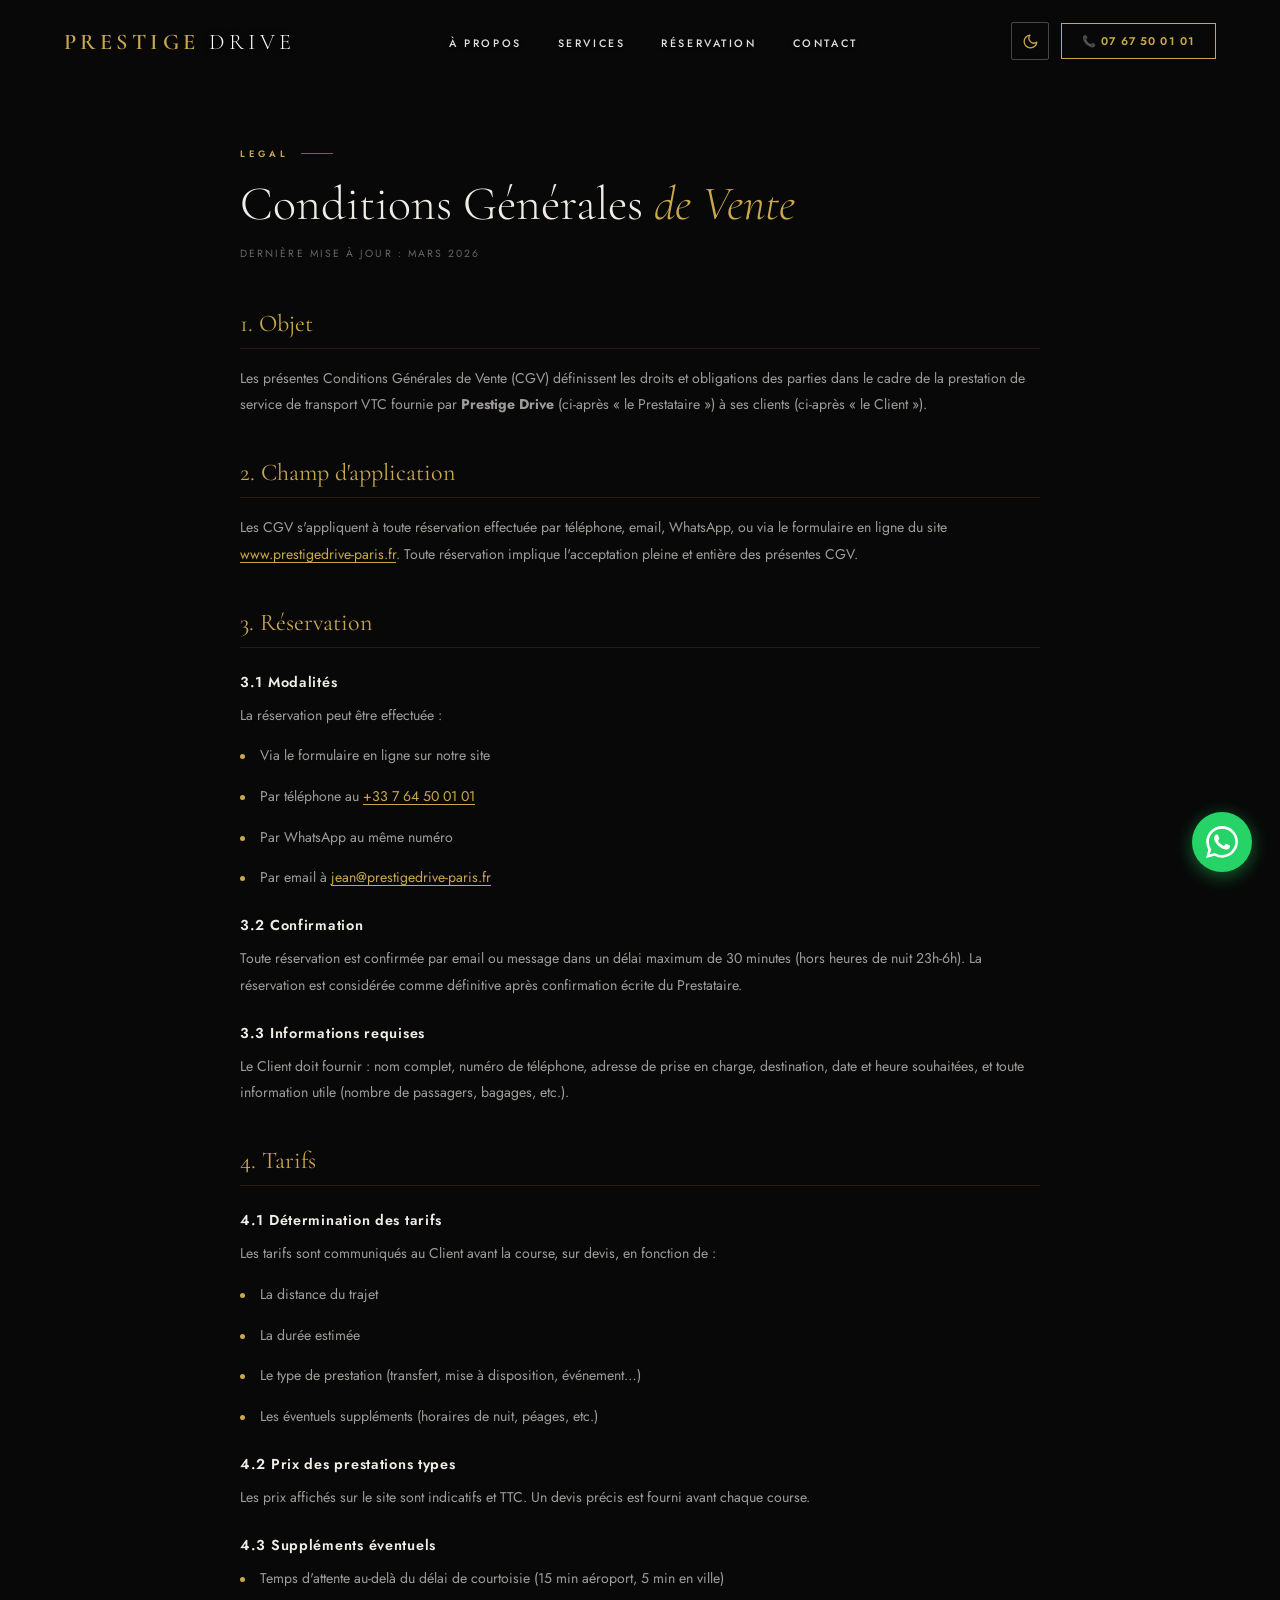
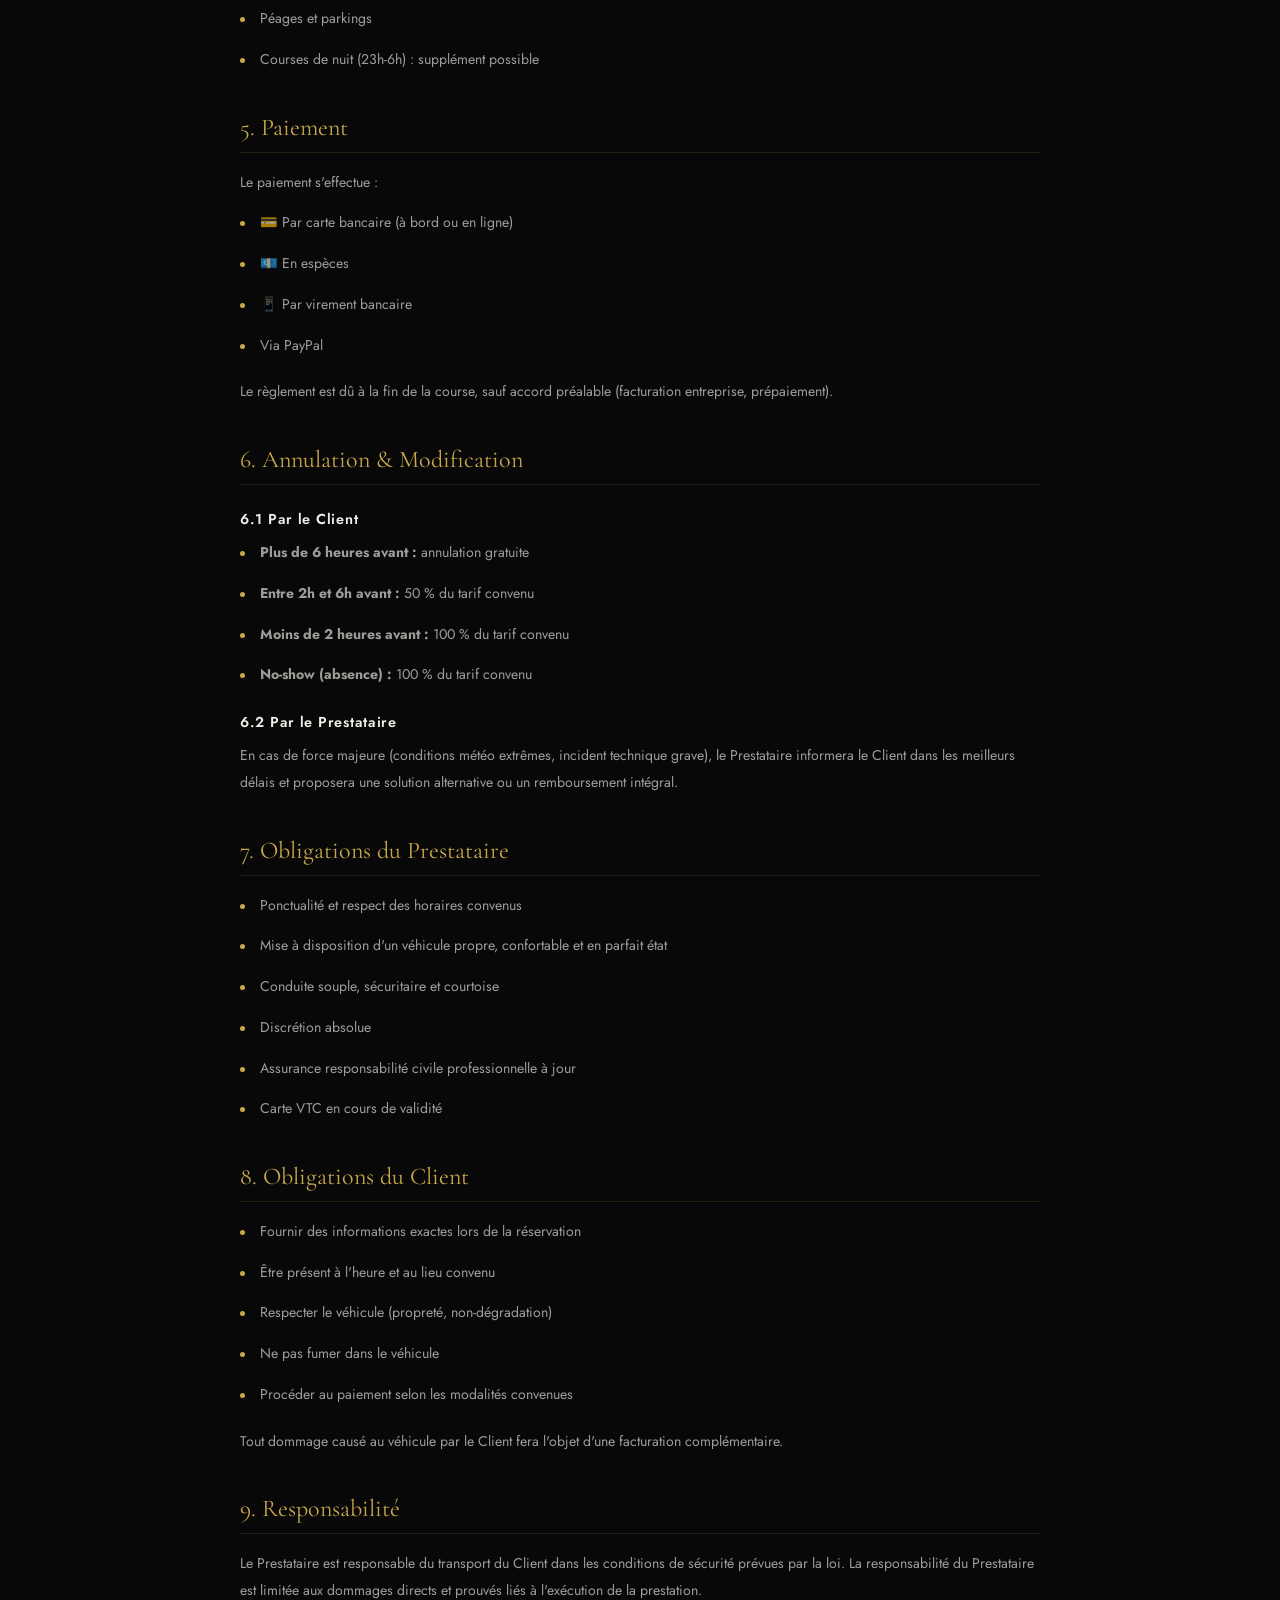
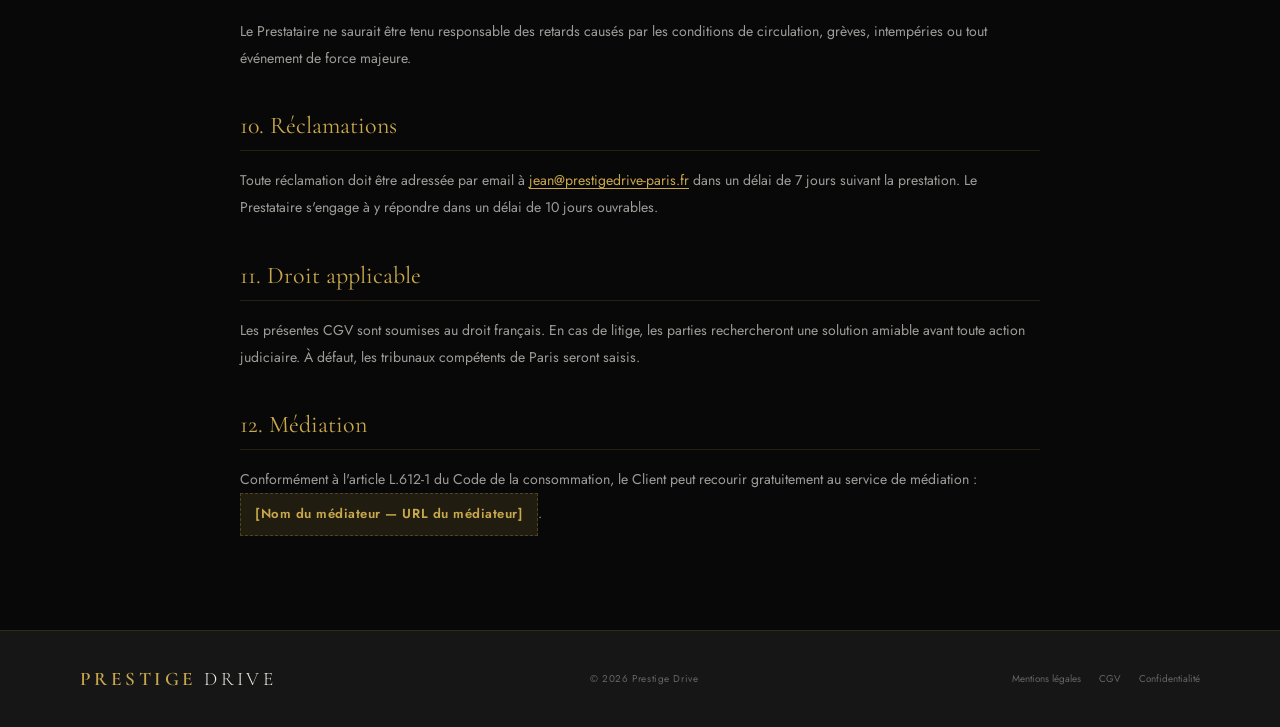
<file: cgv.html>
﻿<!DOCTYPE html>
<html lang="fr" data-theme="dark">
<head>
  <meta charset="UTF-8">
  <meta name="viewport" content="width=device-width, initial-scale=1.0">

  <!-- Google Analytics -->
  <script async src="https://www.googletagmanager.com/gtag/js?id=G-0PGCNN14KR"></script>
  <script>
    window.dataLayer = window.dataLayer || [];
    function gtag(){dataLayer.push(arguments);}
    gtag('js', new Date());
    gtag('config', 'G-0PGCNN14KR');
  </script>

  <!-- Meta Pixel (Facebook) -->
  <script>
    !function(f,b,e,v,n,t,s){if(f.fbq)return;n=f.fbq=function(){n.callMethod?
    n.callMethod.apply(n,arguments):n.queue.push(arguments)};if(!f._fbq)f._fbq=n;
    n.push=n;n.loaded=!0;n.version='2.0';n.queue=[];t=b.createElement(e);t.async=!0;
    t.src=v;s=b.getElementsByTagName(e)[0];s.parentNode.insertBefore(t,s)}(window,
    document,'script','https://connect.facebook.net/en_US/fbevents.js');
    fbq('init', 'XXXXXXXXXXXXXXX');
    fbq('track', 'PageView');
  </script>
  <noscript><img height="1" width="1" style="display:none" src="https://www.facebook.com/tr?id=XXXXXXXXXXXXXXX&ev=PageView&noscript=1"/></noscript>

  <title>Conditions Générales de Vente — PRESTIGE DRIVE</title>
  <meta name="description" content="Conditions générales de vente du service de chauffeur privé VTC Prestige Drive.">
  <meta name="robots" content="noindex, follow">
  <link rel="icon" href="./assets/favicon.ico">
  <link rel="preconnect" href="https://fonts.googleapis.com">
  <link rel="preconnect" href="https://fonts.gstatic.com" crossorigin>
  <link rel="preload" as="style" href="https://fonts.googleapis.com/css2?family=Cormorant+Garamond:ital,wght@0,300;0,400;0,600;1,300;1,400&family=Jost:wght@300;400;500;600&display=swap">
  <link rel="stylesheet" media="print" onload="this.media='all'" href="https://fonts.googleapis.com/css2?family=Cormorant+Garamond:ital,wght@0,300;0,400;0,600;1,300;1,400&family=Jost:wght@300;400;500;600&display=swap">
  <noscript><link rel="stylesheet" href="https://fonts.googleapis.com/css2?family=Cormorant+Garamond:ital,wght@0,300;0,400;0,600;1,300;1,400&family=Jost:wght@300;400;500;600&display=swap"></noscript>
  <link rel="stylesheet" href="./css/styles.min.css">
</head>
<body>

<!-- NAV -->
<nav id="navbar" role="navigation" aria-label="Navigation principale">
  <a href="./index.html" class="logo" aria-label="Prestige Drive — Accueil">PRESTIGE<span> DRIVE</span></a>
  <ul class="nav-links">
    <li><a href="./index.html#a-propos">À Propos</a></li>
    <li><a href="./index.html#services">Services</a></li>
    <li><a href="./index.html#reservation">Réservation</a></li>
    <li><a href="./index.html#contact">Contact</a></li>
  </ul>
  <div class="nav-right">
    <button class="theme-btn" id="themeBtn" type="button" aria-label="Changer de thème">
      <svg id="themeIcon" viewBox="0 0 24 24"><path d="M21 12.79A9 9 0 1111.21 3 7 7 0 0021 12.79z"/></svg>
    </button>
    <a href="tel:+33767500101" class="nav-tel">📞 07 67 50 01 01</a>
    <button class="hamburger" id="hamburger" type="button" aria-label="Menu" aria-expanded="false" aria-controls="mobileMenu">
      <span></span><span></span><span></span>
    </button>
  </div>
</nav>

<div class="mobile-menu" id="mobileMenu">
  <a href="./index.html#a-propos">À Propos</a>
  <a href="./index.html#services">Services</a>
  <a href="./index.html#reservation">Réservation</a>
  <a href="./index.html#contact">Contact</a>
</div>

<!-- CONTENU -->
<main class="legal-page">
  <div class="section-inner">
    <div class="label">Legal</div>
    <h1>Conditions Générales <em>de Vente</em></h1>
    <span class="legal-date">Dernière mise à jour : mars 2026</span>

    <h2>1. Objet</h2>
    <p>Les présentes Conditions Générales de Vente (CGV) définissent les droits et obligations des parties dans le cadre de la prestation de service de transport VTC fournie par <strong>Prestige Drive</strong> (ci-après « le Prestataire ») à ses clients (ci-après « le Client »).</p>

    <h2>2. Champ d'application</h2>
    <p>Les CGV s'appliquent à toute réservation effectuée par téléphone, email, WhatsApp, ou via le formulaire en ligne du site <a href="./index.html">www.prestigedrive-paris.fr</a>. Toute réservation implique l'acceptation pleine et entière des présentes CGV.</p>

    <h2>3. Réservation</h2>
    <h3>3.1 Modalités</h3>
    <p>La réservation peut être effectuée :</p>
    <ul>
      <li>Via le formulaire en ligne sur notre site</li>
      <li>Par téléphone au <a href="tel:+33764500101">+33 7 64 50 01 01</a></li>
      <li>Par WhatsApp au même numéro</li>
      <li>Par email à <a href="mailto:jean@prestigedrive-paris.fr">jean@prestigedrive-paris.fr</a></li>
    </ul>
    <h3>3.2 Confirmation</h3>
    <p>Toute réservation est confirmée par email ou message dans un délai maximum de 30 minutes (hors heures de nuit 23h-6h). La réservation est considérée comme définitive après confirmation écrite du Prestataire.</p>
    <h3>3.3 Informations requises</h3>
    <p>Le Client doit fournir : nom complet, numéro de téléphone, adresse de prise en charge, destination, date et heure souhaitées, et toute information utile (nombre de passagers, bagages, etc.).</p>

    <h2>4. Tarifs</h2>
    <h3>4.1 Détermination des tarifs</h3>
    <p>Les tarifs sont communiqués au Client avant la course, sur devis, en fonction de :</p>
    <ul>
      <li>La distance du trajet</li>
      <li>La durée estimée</li>
      <li>Le type de prestation (transfert, mise à disposition, événement…)</li>
      <li>Les éventuels suppléments (horaires de nuit, péages, etc.)</li>
    </ul>
    <h3>4.2 Prix des prestations types</h3>
    <p>Les prix affichés sur le site sont indicatifs et TTC. Un devis précis est fourni avant chaque course.</p>
    <h3>4.3 Suppléments éventuels</h3>
    <ul>
      <li>Temps d'attente au-delà du délai de courtoisie (15 min aéroport, 5 min en ville)</li>
      <li>Péages et parkings</li>
      <li>Courses de nuit (23h-6h) : supplément possible</li>
    </ul>

    <h2>5. Paiement</h2>
    <p>Le paiement s'effectue :</p>
    <ul>
      <li>💳 Par carte bancaire (à bord ou en ligne)</li>
      <li>💶 En espèces</li>
      <li>📱 Par virement bancaire</li>
      <li>Via PayPal</li>
    </ul>
    <p>Le règlement est dû à la fin de la course, sauf accord préalable (facturation entreprise, prépaiement).</p>

    <h2>6. Annulation & Modification</h2>
    <h3>6.1 Par le Client</h3>
    <ul>
      <li><strong>Plus de 6 heures avant :</strong> annulation gratuite</li>
      <li><strong>Entre 2h et 6h avant :</strong> 50 % du tarif convenu</li>
      <li><strong>Moins de 2 heures avant :</strong> 100 % du tarif convenu</li>
      <li><strong>No-show (absence) :</strong> 100 % du tarif convenu</li>
    </ul>
    <h3>6.2 Par le Prestataire</h3>
    <p>En cas de force majeure (conditions météo extrêmes, incident technique grave), le Prestataire informera le Client dans les meilleurs délais et proposera une solution alternative ou un remboursement intégral.</p>

    <h2>7. Obligations du Prestataire</h2>
    <ul>
      <li>Ponctualité et respect des horaires convenus</li>
      <li>Mise à disposition d'un véhicule propre, confortable et en parfait état</li>
      <li>Conduite souple, sécuritaire et courtoise</li>
      <li>Discrétion absolue</li>
      <li>Assurance responsabilité civile professionnelle à jour</li>
      <li>Carte VTC en cours de validité</li>
    </ul>

    <h2>8. Obligations du Client</h2>
    <ul>
      <li>Fournir des informations exactes lors de la réservation</li>
      <li>Être présent à l'heure et au lieu convenu</li>
      <li>Respecter le véhicule (propreté, non-dégradation)</li>
      <li>Ne pas fumer dans le véhicule</li>
      <li>Procéder au paiement selon les modalités convenues</li>
    </ul>
    <p>Tout dommage causé au véhicule par le Client fera l'objet d'une facturation complémentaire.</p>

    <h2>9. Responsabilité</h2>
    <p>Le Prestataire est responsable du transport du Client dans les conditions de sécurité prévues par la loi. La responsabilité du Prestataire est limitée aux dommages directs et prouvés liés à l'exécution de la prestation.</p>
    <p>Le Prestataire ne saurait être tenu responsable des retards causés par les conditions de circulation, grèves, intempéries ou tout événement de force majeure.</p>

    <h2>10. Réclamations</h2>
    <p>Toute réclamation doit être adressée par email à <a href="mailto:jean@prestigedrive-paris.fr">jean@prestigedrive-paris.fr</a> dans un délai de 7 jours suivant la prestation. Le Prestataire s'engage à y répondre dans un délai de 10 jours ouvrables.</p>

    <h2>11. Droit applicable</h2>
    <p>Les présentes CGV sont soumises au droit français. En cas de litige, les parties rechercheront une solution amiable avant toute action judiciaire. À défaut, les tribunaux compétents de Paris seront saisis.</p>

    <h2>12. Médiation</h2>
    <p>Conformément à l'article L.612-1 du Code de la consommation, le Client peut recourir gratuitement au service de médiation : <span class="placeholder">[Nom du médiateur — URL du médiateur]</span>.</p>
  </div>
</main>

<!-- FOOTER -->
<footer role="contentinfo">
  <div class="footer-inner">
    <div class="footer-logo">PRESTIGE<span> DRIVE</span></div>
    <div class="footer-copy">© <span id="currentYear">2026</span> Prestige Drive</div>
    <div class="footer-links">
      <a href="./mentions-legales.html">Mentions légales</a>
      <a href="./cgv.html" aria-current="page">CGV</a>
      <a href="./confidentialite.html">Confidentialité</a>
    </div>
  </div>
</footer>

<!-- FLOATING WHATSAPP BUTTON -->
<a href="https://wa.me/33767500101" class="whatsapp-float" target="_blank" rel="noopener noreferrer" aria-label="Nous contacter sur WhatsApp">
  <svg viewBox="0 0 24 24" aria-hidden="true"><path d="M17.472 14.382c-.297-.149-1.758-.867-2.03-.967-.273-.099-.471-.148-.67.15-.197.297-.767.966-.94 1.164-.173.199-.347.223-.644.075-.297-.15-1.255-.463-2.39-1.475-.883-.788-1.48-1.761-1.653-2.059-.173-.297-.018-.458.13-.606.134-.133.298-.347.446-.52.149-.174.198-.298.298-.497.099-.198.05-.371-.025-.52-.075-.149-.669-1.612-.916-2.207-.242-.579-.487-.5-.669-.51-.173-.008-.371-.01-.57-.01-.198 0-.52.074-.792.372-.272.297-1.04 1.016-1.04 2.479 0 1.462 1.065 2.875 1.213 3.074.149.198 2.096 3.2 5.077 4.487.709.306 1.262.489 1.694.625.712.227 1.36.195 1.871.118.571-.085 1.758-.719 2.006-1.413.248-.694.248-1.289.173-1.413-.074-.124-.272-.198-.57-.347m-5.421 7.403h-.004a9.87 9.87 0 01-5.031-1.378l-.361-.214-3.741.982.998-3.648-.235-.374a9.86 9.86 0 01-1.51-5.26c.001-5.45 4.436-9.884 9.888-9.884 2.64 0 5.122 1.03 6.988 2.898a9.825 9.825 0 012.893 6.994c-.003 5.45-4.437 9.884-9.885 9.884m8.413-18.297A11.815 11.815 0 0012.05 0C5.495 0 .16 5.335.157 11.892c0 2.096.547 4.142 1.588 5.945L.057 24l6.305-1.654a11.882 11.882 0 005.683 1.448h.005c6.554 0 11.89-5.335 11.893-11.893a11.821 11.821 0 00-3.48-8.413z"/></svg>
</a>

<script src="./js/main.min.js" defer></script>
</body>
</html>
</file>
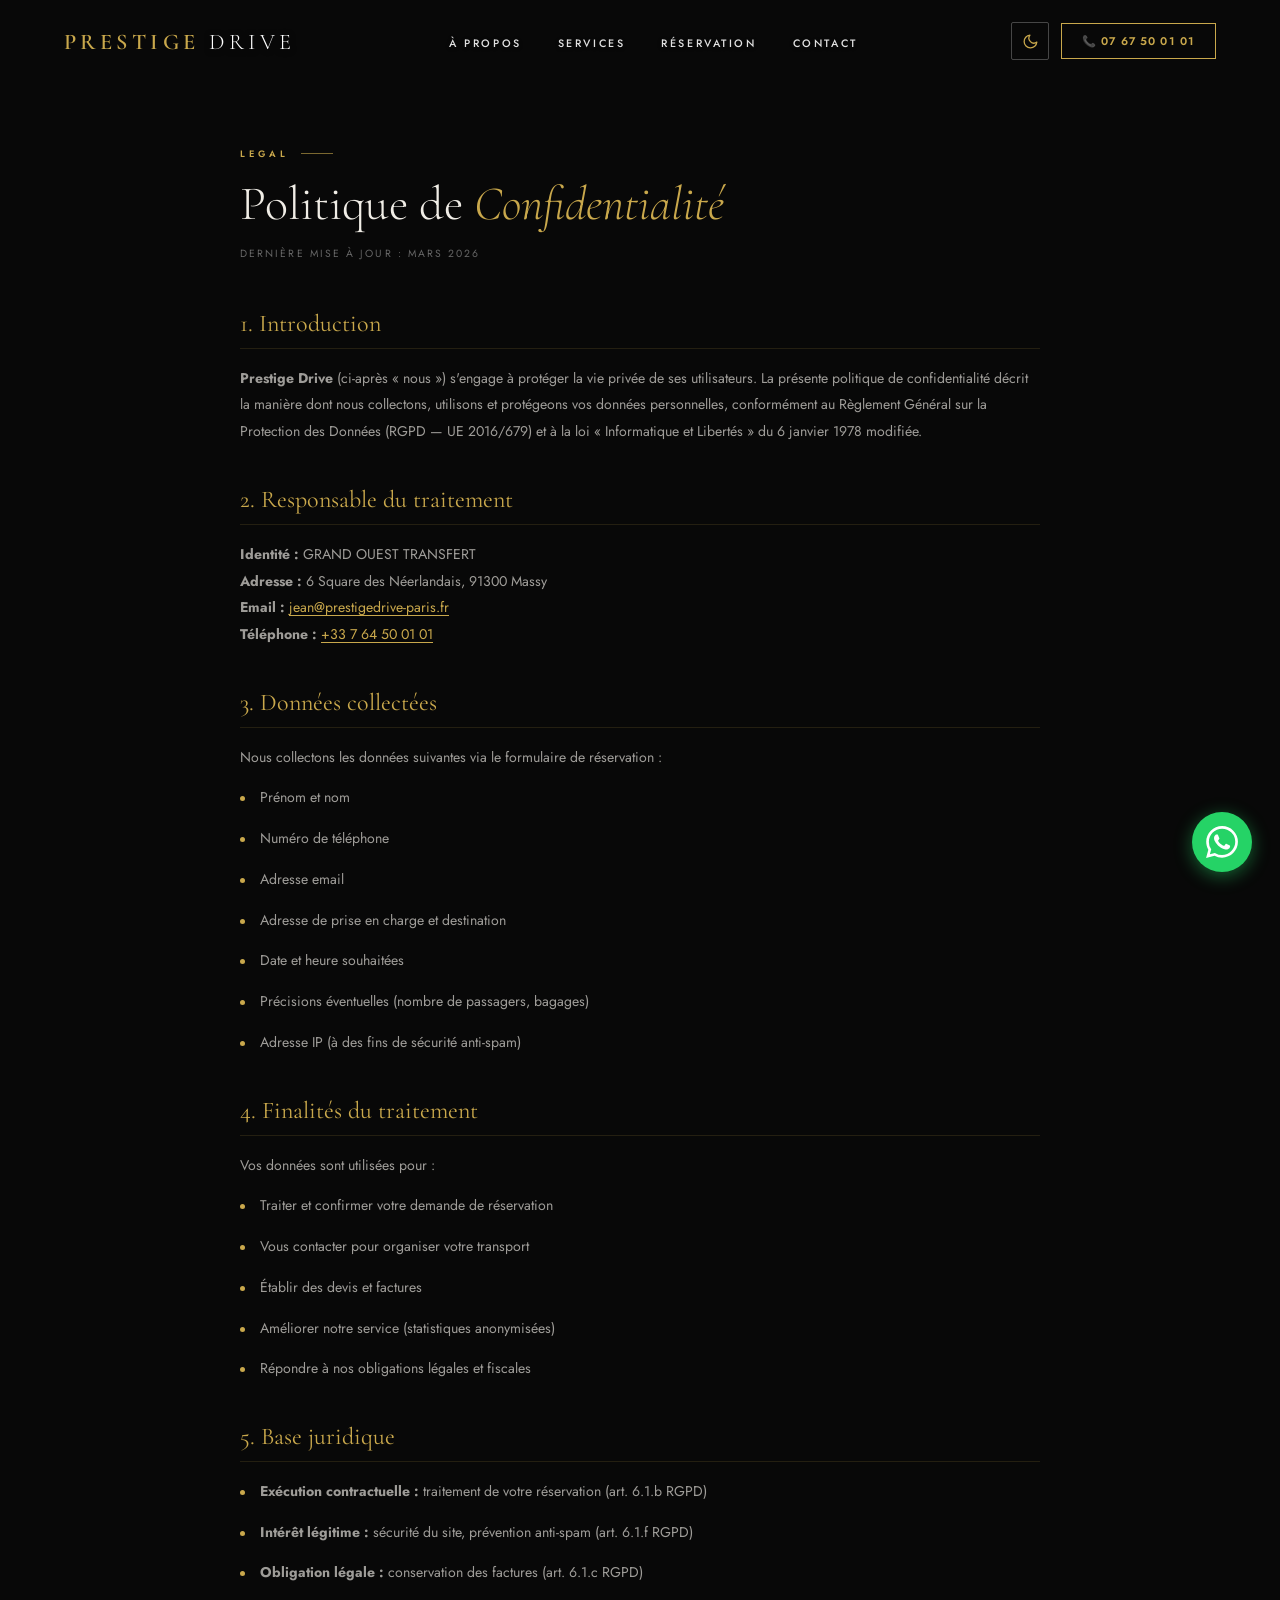
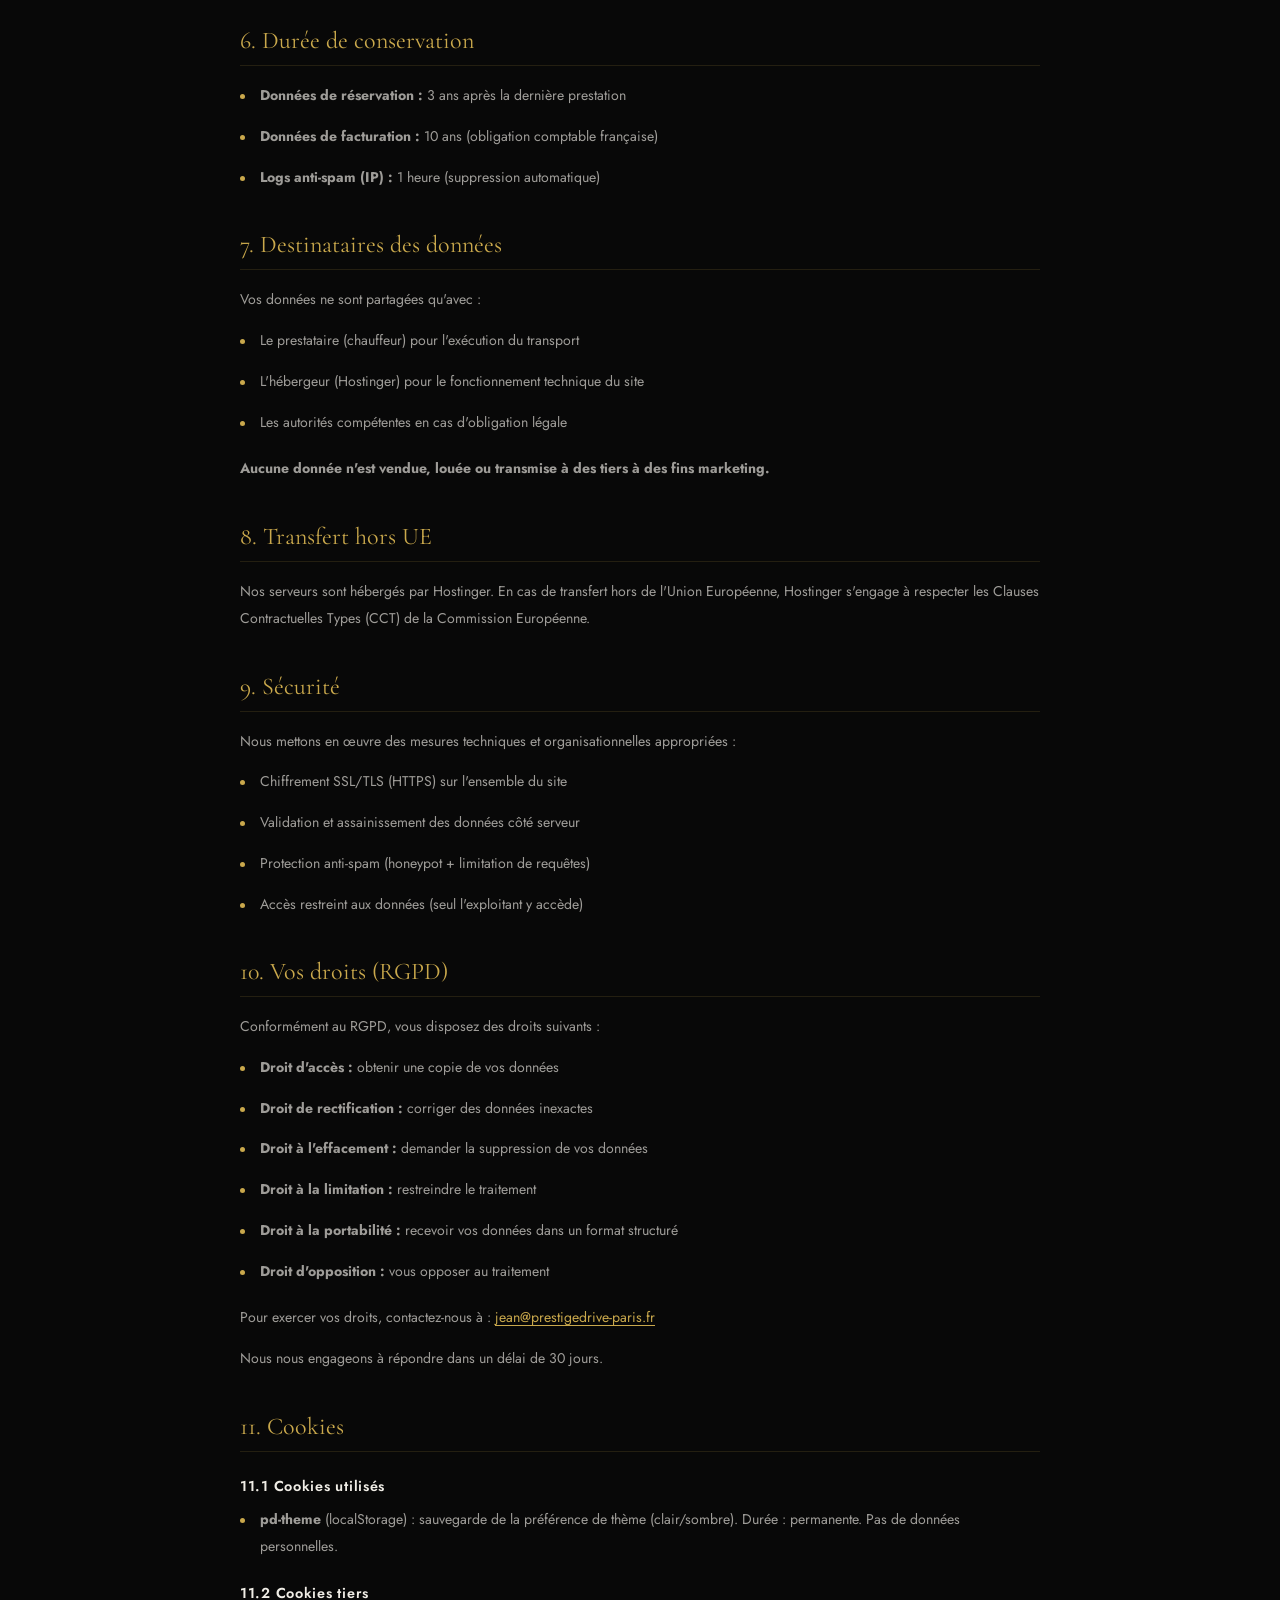
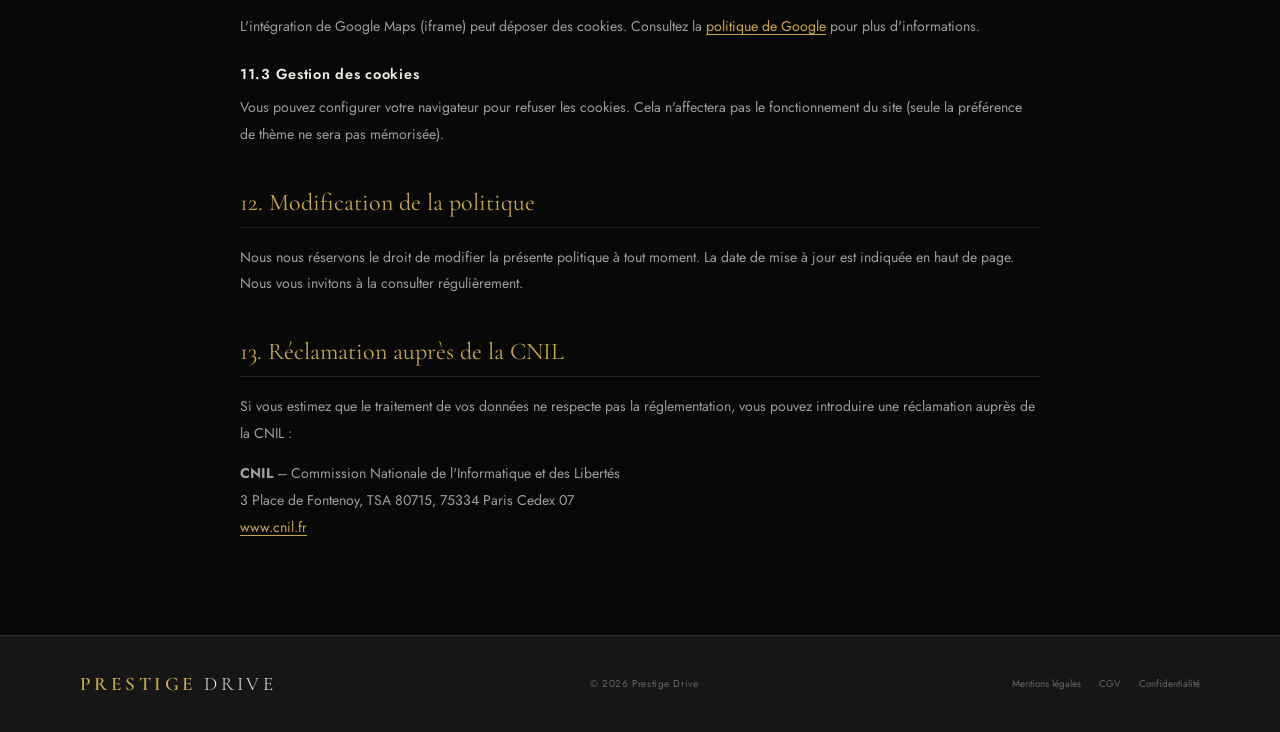
<file: confidentialite.html>
<!DOCTYPE html>
<html lang="fr" data-theme="dark">
<head>
  <meta charset="UTF-8">
  <meta name="viewport" content="width=device-width, initial-scale=1.0">

  <!-- Google Analytics -->
  <script async src="https://www.googletagmanager.com/gtag/js?id=G-0PGCNN14KR"></script>
  <script>
    window.dataLayer = window.dataLayer || [];
    function gtag(){dataLayer.push(arguments);}
    gtag('js', new Date());
    gtag('config', 'G-0PGCNN14KR');
  </script>

  <!-- Meta Pixel (Facebook) -->
  <script>
    !function(f,b,e,v,n,t,s){if(f.fbq)return;n=f.fbq=function(){n.callMethod?
    n.callMethod.apply(n,arguments):n.queue.push(arguments)};if(!f._fbq)f._fbq=n;
    n.push=n;n.loaded=!0;n.version='2.0';n.queue=[];t=b.createElement(e);t.async=!0;
    t.src=v;s=b.getElementsByTagName(e)[0];s.parentNode.insertBefore(t,s)}(window,
    document,'script','https://connect.facebook.net/en_US/fbevents.js');
    fbq('init', 'XXXXXXXXXXXXXXX');
    fbq('track', 'PageView');
  </script>
  <noscript><img height="1" width="1" style="display:none" src="https://www.facebook.com/tr?id=XXXXXXXXXXXXXXX&ev=PageView&noscript=1"/></noscript>

  <title>Politique de Confidentialité — PRESTIGE DRIVE</title>
  <meta name="description" content="Politique de confidentialité et protection des données personnelles — Prestige Drive, chauffeur privé VTC Paris.">
  <meta name="robots" content="noindex, follow">
  <link rel="icon" href="./assets/favicon.ico">
  <link rel="preconnect" href="https://fonts.googleapis.com">
  <link rel="preconnect" href="https://fonts.gstatic.com" crossorigin>
  <link rel="preload" as="style" href="https://fonts.googleapis.com/css2?family=Cormorant+Garamond:ital,wght@0,300;0,400;0,600;1,300;1,400&family=Jost:wght@300;400;500;600&display=swap">
  <link rel="stylesheet" media="print" onload="this.media='all'" href="https://fonts.googleapis.com/css2?family=Cormorant+Garamond:ital,wght@0,300;0,400;0,600;1,300;1,400&family=Jost:wght@300;400;500;600&display=swap">
  <noscript><link rel="stylesheet" href="https://fonts.googleapis.com/css2?family=Cormorant+Garamond:ital,wght@0,300;0,400;0,600;1,300;1,400&family=Jost:wght@300;400;500;600&display=swap"></noscript>
  <link rel="stylesheet" href="./css/styles.min.css">
</head>
<body>

<!-- NAV -->
<nav id="navbar" role="navigation" aria-label="Navigation principale">
  <a href="./index.html" class="logo" aria-label="Prestige Drive — Accueil">PRESTIGE<span> DRIVE</span></a>
  <ul class="nav-links">
    <li><a href="./index.html#a-propos">À Propos</a></li>
    <li><a href="./index.html#services">Services</a></li>
    <li><a href="./index.html#reservation">Réservation</a></li>
    <li><a href="./index.html#contact">Contact</a></li>
  </ul>
  <div class="nav-right">
    <button class="theme-btn" id="themeBtn" type="button" aria-label="Changer de thème">
      <svg id="themeIcon" viewBox="0 0 24 24"><path d="M21 12.79A9 9 0 1111.21 3 7 7 0 0021 12.79z"/></svg>
    </button>
    <a href="tel:+33767500101" class="nav-tel">📞 07 67 50 01 01</a>
    <button class="hamburger" id="hamburger" type="button" aria-label="Menu" aria-expanded="false" aria-controls="mobileMenu">
      <span></span><span></span><span></span>
    </button>
  </div>
</nav>

<div class="mobile-menu" id="mobileMenu">
  <a href="./index.html#a-propos">À Propos</a>
  <a href="./index.html#services">Services</a>
  <a href="./index.html#reservation">Réservation</a>
  <a href="./index.html#contact">Contact</a>
</div>

<!-- CONTENU -->
<main class="legal-page">
  <div class="section-inner">
    <div class="label">Legal</div>
    <h1>Politique de <em>Confidentialité</em></h1>
    <span class="legal-date">Dernière mise à jour : mars 2026</span>

    <h2>1. Introduction</h2>
    <p><strong>Prestige Drive</strong> (ci-après « nous ») s'engage à protéger la vie privée de ses utilisateurs. La présente politique de confidentialité décrit la manière dont nous collectons, utilisons et protégeons vos données personnelles, conformément au Règlement Général sur la Protection des Données (RGPD — UE 2016/679) et à la loi « Informatique et Libertés » du 6 janvier 1978 modifiée.</p>

    <h2>2. Responsable du traitement</h2>
    <p>
      <strong>Identité :</strong> GRAND OUEST TRANSFERT<br>
      <strong>Adresse :</strong> 6 Square des Néerlandais, 91300 Massy<br>
      <strong>Email :</strong> <a href="mailto:jean@prestigedrive-paris.fr">jean@prestigedrive-paris.fr</a><br>
      <strong>Téléphone :</strong> <a href="tel:+33764500101">+33 7 64 50 01 01</a>
    </p>

    <h2>3. Données collectées</h2>
    <p>Nous collectons les données suivantes via le formulaire de réservation :</p>
    <ul>
      <li>Prénom et nom</li>
      <li>Numéro de téléphone</li>
      <li>Adresse email</li>
      <li>Adresse de prise en charge et destination</li>
      <li>Date et heure souhaitées</li>
      <li>Précisions éventuelles (nombre de passagers, bagages)</li>
      <li>Adresse IP (à des fins de sécurité anti-spam)</li>
    </ul>

    <h2>4. Finalités du traitement</h2>
    <p>Vos données sont utilisées pour :</p>
    <ul>
      <li>Traiter et confirmer votre demande de réservation</li>
      <li>Vous contacter pour organiser votre transport</li>
      <li>Établir des devis et factures</li>
      <li>Améliorer notre service (statistiques anonymisées)</li>
      <li>Répondre à nos obligations légales et fiscales</li>
    </ul>

    <h2>5. Base juridique</h2>
    <ul>
      <li><strong>Exécution contractuelle :</strong> traitement de votre réservation (art. 6.1.b RGPD)</li>
      <li><strong>Intérêt légitime :</strong> sécurité du site, prévention anti-spam (art. 6.1.f RGPD)</li>
      <li><strong>Obligation légale :</strong> conservation des factures (art. 6.1.c RGPD)</li>
    </ul>

    <h2>6. Durée de conservation</h2>
    <ul>
      <li><strong>Données de réservation :</strong> 3 ans après la dernière prestation</li>
      <li><strong>Données de facturation :</strong> 10 ans (obligation comptable française)</li>
      <li><strong>Logs anti-spam (IP) :</strong> 1 heure (suppression automatique)</li>
    </ul>

    <h2>7. Destinataires des données</h2>
    <p>Vos données ne sont partagées qu'avec :</p>
    <ul>
      <li>Le prestataire (chauffeur) pour l'exécution du transport</li>
      <li>L'hébergeur (Hostinger) pour le fonctionnement technique du site</li>
      <li>Les autorités compétentes en cas d'obligation légale</li>
    </ul>
    <p><strong>Aucune donnée n'est vendue, louée ou transmise à des tiers à des fins marketing.</strong></p>

    <h2>8. Transfert hors UE</h2>
    <p>Nos serveurs sont hébergés par Hostinger. En cas de transfert hors de l'Union Européenne, Hostinger s'engage à respecter les Clauses Contractuelles Types (CCT) de la Commission Européenne.</p>

    <h2>9. Sécurité</h2>
    <p>Nous mettons en œuvre des mesures techniques et organisationnelles appropriées :</p>
    <ul>
      <li>Chiffrement SSL/TLS (HTTPS) sur l'ensemble du site</li>
      <li>Validation et assainissement des données côté serveur</li>
      <li>Protection anti-spam (honeypot + limitation de requêtes)</li>
      <li>Accès restreint aux données (seul l'exploitant y accède)</li>
    </ul>

    <h2>10. Vos droits (RGPD)</h2>
    <p>Conformément au RGPD, vous disposez des droits suivants :</p>
    <ul>
      <li><strong>Droit d'accès :</strong> obtenir une copie de vos données</li>
      <li><strong>Droit de rectification :</strong> corriger des données inexactes</li>
      <li><strong>Droit à l'effacement :</strong> demander la suppression de vos données</li>
      <li><strong>Droit à la limitation :</strong> restreindre le traitement</li>
      <li><strong>Droit à la portabilité :</strong> recevoir vos données dans un format structuré</li>
      <li><strong>Droit d'opposition :</strong> vous opposer au traitement</li>
    </ul>
    <p>Pour exercer vos droits, contactez-nous à : <a href="mailto:jean@prestigedrive-paris.fr">jean@prestigedrive-paris.fr</a></p>
    <p>Nous nous engageons à répondre dans un délai de 30 jours.</p>

    <h2>11. Cookies</h2>
    <h3>11.1 Cookies utilisés</h3>
    <ul>
      <li><strong>pd-theme</strong> (localStorage) : sauvegarde de la préférence de thème (clair/sombre). Durée : permanente. Pas de données personnelles.</li>
    </ul>
    <h3>11.2 Cookies tiers</h3>
    <p>L'intégration de Google Maps (iframe) peut déposer des cookies. Consultez la <a href="https://policies.google.com/privacy" target="_blank" rel="noopener">politique de Google</a> pour plus d'informations.</p>
    <h3>11.3 Gestion des cookies</h3>
    <p>Vous pouvez configurer votre navigateur pour refuser les cookies. Cela n'affectera pas le fonctionnement du site (seule la préférence de thème ne sera pas mémorisée).</p>

    <h2>12. Modification de la politique</h2>
    <p>Nous nous réservons le droit de modifier la présente politique à tout moment. La date de mise à jour est indiquée en haut de page. Nous vous invitons à la consulter régulièrement.</p>

    <h2>13. Réclamation auprès de la CNIL</h2>
    <p>Si vous estimez que le traitement de vos données ne respecte pas la réglementation, vous pouvez introduire une réclamation auprès de la CNIL :</p>
    <p>
      <strong>CNIL</strong> – Commission Nationale de l'Informatique et des Libertés<br>
      3 Place de Fontenoy, TSA 80715, 75334 Paris Cedex 07<br>
      <a href="https://www.cnil.fr" target="_blank" rel="noopener">www.cnil.fr</a>
    </p>
  </div>
</main>

<!-- FOOTER -->
<footer role="contentinfo">
  <div class="footer-inner">
    <div class="footer-logo">PRESTIGE<span> DRIVE</span></div>
    <div class="footer-copy">© <span id="currentYear">2026</span> Prestige Drive</div>
    <div class="footer-links">
      <a href="./mentions-legales.html">Mentions légales</a>
      <a href="./cgv.html">CGV</a>
      <a href="./confidentialite.html" aria-current="page">Confidentialité</a>
    </div>
  </div>
</footer>

<!-- FLOATING WHATSAPP BUTTON -->
<a href="https://wa.me/33767500101" class="whatsapp-float" target="_blank" rel="noopener noreferrer" aria-label="Nous contacter sur WhatsApp">
  <svg viewBox="0 0 24 24" aria-hidden="true"><path d="M17.472 14.382c-.297-.149-1.758-.867-2.03-.967-.273-.099-.471-.148-.67.15-.197.297-.767.966-.94 1.164-.173.199-.347.223-.644.075-.297-.15-1.255-.463-2.39-1.475-.883-.788-1.48-1.761-1.653-2.059-.173-.297-.018-.458.13-.606.134-.133.298-.347.446-.52.149-.174.198-.298.298-.497.099-.198.05-.371-.025-.52-.075-.149-.669-1.612-.916-2.207-.242-.579-.487-.5-.669-.51-.173-.008-.371-.01-.57-.01-.198 0-.52.074-.792.372-.272.297-1.04 1.016-1.04 2.479 0 1.462 1.065 2.875 1.213 3.074.149.198 2.096 3.2 5.077 4.487.709.306 1.262.489 1.694.625.712.227 1.36.195 1.871.118.571-.085 1.758-.719 2.006-1.413.248-.694.248-1.289.173-1.413-.074-.124-.272-.198-.57-.347m-5.421 7.403h-.004a9.87 9.87 0 01-5.031-1.378l-.361-.214-3.741.982.998-3.648-.235-.374a9.86 9.86 0 01-1.51-5.26c.001-5.45 4.436-9.884 9.888-9.884 2.64 0 5.122 1.03 6.988 2.898a9.825 9.825 0 012.893 6.994c-.003 5.45-4.437 9.884-9.885 9.884m8.413-18.297A11.815 11.815 0 0012.05 0C5.495 0 .16 5.335.157 11.892c0 2.096.547 4.142 1.588 5.945L.057 24l6.305-1.654a11.882 11.882 0 005.683 1.448h.005c6.554 0 11.89-5.335 11.893-11.893a11.821 11.821 0 00-3.48-8.413z"/></svg>
</a>

<script src="./js/main.min.js" defer></script>
</body>
</html>
</file>
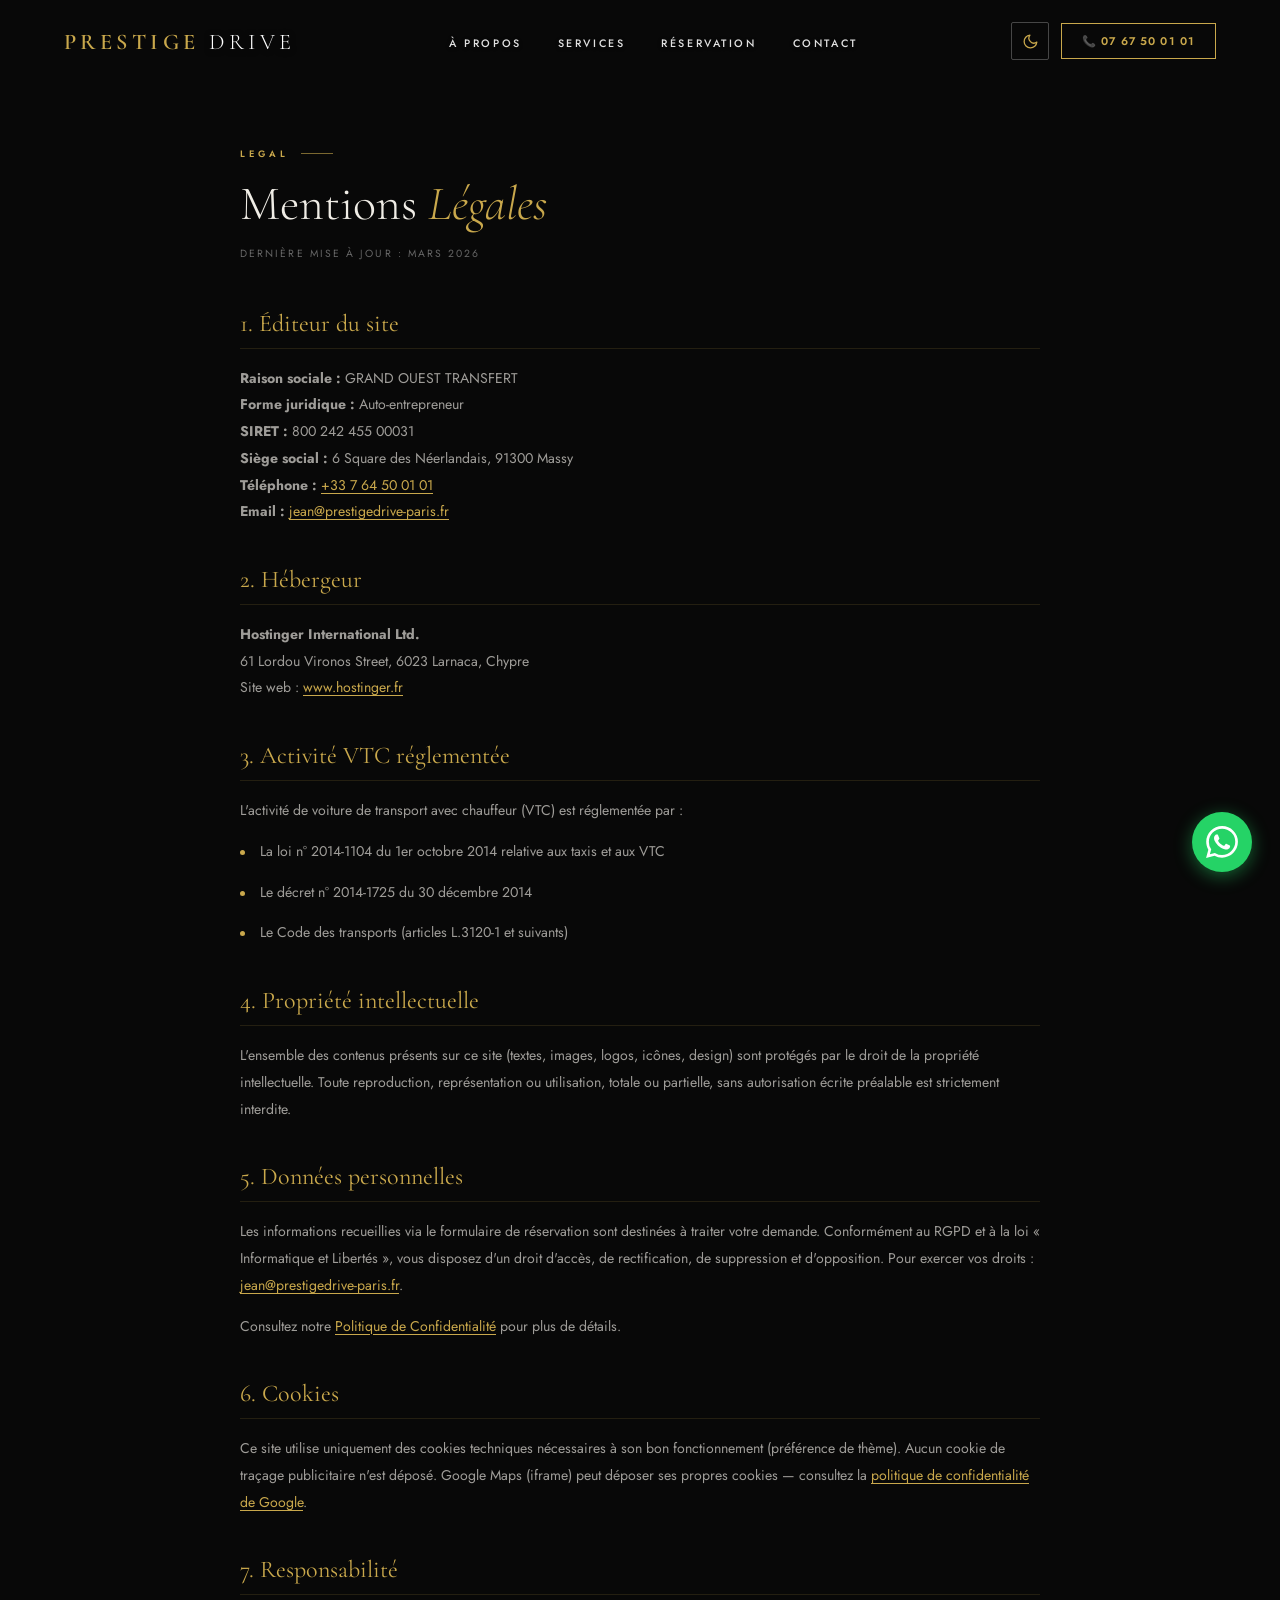
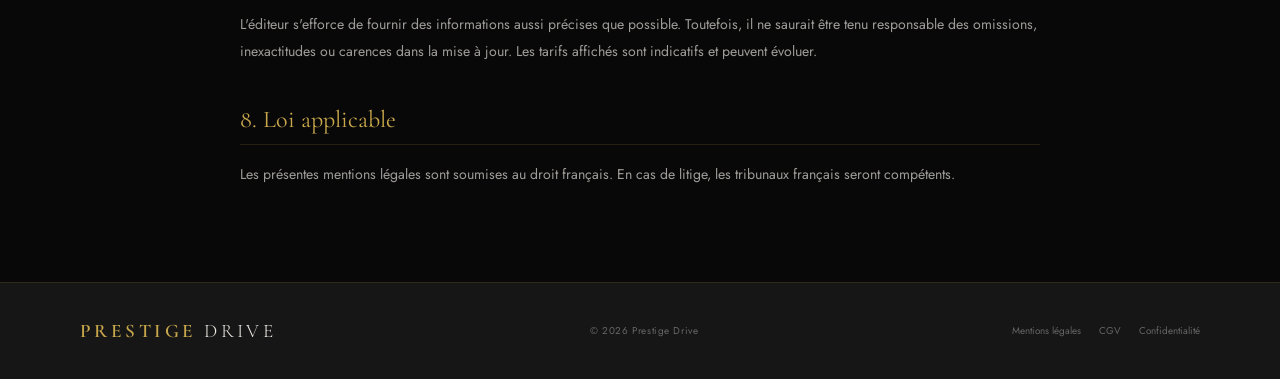
<file: mentions-legales.html>
<!DOCTYPE html>
<html lang="fr" data-theme="dark">
<head>
  <meta charset="UTF-8">
  <meta name="viewport" content="width=device-width, initial-scale=1.0">

  <!-- Google Analytics -->
  <script async src="https://www.googletagmanager.com/gtag/js?id=G-0PGCNN14KR"></script>
  <script>
    window.dataLayer = window.dataLayer || [];
    function gtag(){dataLayer.push(arguments);}
    gtag('js', new Date());
    gtag('config', 'G-0PGCNN14KR');
  </script>

  <!-- Meta Pixel (Facebook) -->
  <script>
    !function(f,b,e,v,n,t,s){if(f.fbq)return;n=f.fbq=function(){n.callMethod?
    n.callMethod.apply(n,arguments):n.queue.push(arguments)};if(!f._fbq)f._fbq=n;
    n.push=n;n.loaded=!0;n.version='2.0';n.queue=[];t=b.createElement(e);t.async=!0;
    t.src=v;s=b.getElementsByTagName(e)[0];s.parentNode.insertBefore(t,s)}(window,
    document,'script','https://connect.facebook.net/en_US/fbevents.js');
    fbq('init', 'XXXXXXXXXXXXXXX');
    fbq('track', 'PageView');
  </script>
  <noscript><img height="1" width="1" style="display:none" src="https://www.facebook.com/tr?id=XXXXXXXXXXXXXXX&ev=PageView&noscript=1"/></noscript>

  <title>Mentions Légales — PRESTIGE DRIVE</title>
  <meta name="description" content="Mentions légales du site Prestige Drive, chauffeur privé VTC à Paris.">
  <meta name="robots" content="noindex, follow">
  <link rel="icon" href="./assets/favicon.ico">
  <link rel="preconnect" href="https://fonts.googleapis.com">
  <link rel="preconnect" href="https://fonts.gstatic.com" crossorigin>
  <link rel="preload" as="style" href="https://fonts.googleapis.com/css2?family=Cormorant+Garamond:ital,wght@0,300;0,400;0,600;1,300;1,400&family=Jost:wght@300;400;500;600&display=swap">
  <link rel="stylesheet" media="print" onload="this.media='all'" href="https://fonts.googleapis.com/css2?family=Cormorant+Garamond:ital,wght@0,300;0,400;0,600;1,300;1,400&family=Jost:wght@300;400;500;600&display=swap">
  <noscript><link rel="stylesheet" href="https://fonts.googleapis.com/css2?family=Cormorant+Garamond:ital,wght@0,300;0,400;0,600;1,300;1,400&family=Jost:wght@300;400;500;600&display=swap"></noscript>
  <link rel="stylesheet" href="./css/styles.min.css">
</head>
<body>

<!-- NAV -->
<nav id="navbar" role="navigation" aria-label="Navigation principale">
  <a href="./index.html" class="logo" aria-label="Prestige Drive — Accueil">PRESTIGE<span> DRIVE</span></a>
  <ul class="nav-links">
    <li><a href="./index.html#a-propos">À Propos</a></li>
    <li><a href="./index.html#services">Services</a></li>
    <li><a href="./index.html#reservation">Réservation</a></li>
    <li><a href="./index.html#contact">Contact</a></li>
  </ul>
  <div class="nav-right">
    <button class="theme-btn" id="themeBtn" type="button" aria-label="Changer de thème">
      <svg id="themeIcon" viewBox="0 0 24 24"><path d="M21 12.79A9 9 0 1111.21 3 7 7 0 0021 12.79z"/></svg>
    </button>
    <a href="tel:+33767500101" class="nav-tel">📞 07 67 50 01 01</a>
    <button class="hamburger" id="hamburger" type="button" aria-label="Menu" aria-expanded="false" aria-controls="mobileMenu">
      <span></span><span></span><span></span>
    </button>
  </div>
</nav>

<div class="mobile-menu" id="mobileMenu">
  <a href="./index.html#a-propos">À Propos</a>
  <a href="./index.html#services">Services</a>
  <a href="./index.html#reservation">Réservation</a>
  <a href="./index.html#contact">Contact</a>
</div>

<!-- CONTENU -->
<main class="legal-page">
  <div class="section-inner">
    <div class="label">Legal</div>
    <h1>Mentions <em>Légales</em></h1>
    <span class="legal-date">Dernière mise à jour : mars 2026</span>

    <h2>1. Éditeur du site</h2>
    <p>
      <strong>Raison sociale :</strong> GRAND OUEST TRANSFERT<br>
      <strong>Forme juridique :</strong> Auto-entrepreneur<br>
      <strong>SIRET :</strong> 800 242 455 00031<br>
      <strong>Siège social :</strong> 6 Square des Néerlandais, 91300 Massy<br>
      <strong>Téléphone :</strong> <a href="tel:+33764500101">+33 7 64 50 01 01</a><br>
      <strong>Email :</strong> <a href="mailto:jean@prestigedrive-paris.fr">jean@prestigedrive-paris.fr</a>
    </p>

    <h2>2. Hébergeur</h2>
    <p>
      <strong>Hostinger International Ltd.</strong><br>
      61 Lordou Vironos Street, 6023 Larnaca, Chypre<br>
      Site web : <a href="https://www.hostinger.fr" target="_blank" rel="noopener">www.hostinger.fr</a>
    </p>

    <h2>3. Activité VTC réglementée</h2>
    <p>L'activité de voiture de transport avec chauffeur (VTC) est réglementée par :</p>
    <ul>
      <li>La loi n° 2014-1104 du 1er octobre 2014 relative aux taxis et aux VTC</li>
      <li>Le décret n° 2014-1725 du 30 décembre 2014</li>
      <li>Le Code des transports (articles L.3120-1 et suivants)</li>
    </ul>

    <h2>4. Propriété intellectuelle</h2>
    <p>L'ensemble des contenus présents sur ce site (textes, images, logos, icônes, design) sont protégés par le droit de la propriété intellectuelle. Toute reproduction, représentation ou utilisation, totale ou partielle, sans autorisation écrite préalable est strictement interdite.</p>

    <h2>5. Données personnelles</h2>
    <p>Les informations recueillies via le formulaire de réservation sont destinées à traiter votre demande. Conformément au RGPD et à la loi « Informatique et Libertés », vous disposez d'un droit d'accès, de rectification, de suppression et d'opposition. Pour exercer vos droits : <a href="mailto:jean@prestigedrive-paris.fr">jean@prestigedrive-paris.fr</a>.</p>
    <p>Consultez notre <a href="./confidentialite.html">Politique de Confidentialité</a> pour plus de détails.</p>

    <h2>6. Cookies</h2>
    <p>Ce site utilise uniquement des cookies techniques nécessaires à son bon fonctionnement (préférence de thème). Aucun cookie de traçage publicitaire n'est déposé. Google Maps (iframe) peut déposer ses propres cookies — consultez la <a href="https://policies.google.com/privacy" target="_blank" rel="noopener">politique de confidentialité de Google</a>.</p>

    <h2>7. Responsabilité</h2>
    <p>L'éditeur s'efforce de fournir des informations aussi précises que possible. Toutefois, il ne saurait être tenu responsable des omissions, inexactitudes ou carences dans la mise à jour. Les tarifs affichés sont indicatifs et peuvent évoluer.</p>

    <h2>8. Loi applicable</h2>
    <p>Les présentes mentions légales sont soumises au droit français. En cas de litige, les tribunaux français seront compétents.</p>
  </div>
</main>

<!-- FOOTER -->
<footer role="contentinfo">
  <div class="footer-inner">
    <div class="footer-logo">PRESTIGE<span> DRIVE</span></div>
    <div class="footer-copy">© <span id="currentYear">2026</span> Prestige Drive</div>
    <div class="footer-links">
      <a href="./mentions-legales.html" aria-current="page">Mentions légales</a>
      <a href="./cgv.html">CGV</a>
      <a href="./confidentialite.html">Confidentialité</a>
    </div>
  </div>
</footer>

<!-- FLOATING WHATSAPP BUTTON -->
<a href="https://wa.me/33767500101" class="whatsapp-float" target="_blank" rel="noopener noreferrer" aria-label="Nous contacter sur WhatsApp">
  <svg viewBox="0 0 24 24" aria-hidden="true"><path d="M17.472 14.382c-.297-.149-1.758-.867-2.03-.967-.273-.099-.471-.148-.67.15-.197.297-.767.966-.94 1.164-.173.199-.347.223-.644.075-.297-.15-1.255-.463-2.39-1.475-.883-.788-1.48-1.761-1.653-2.059-.173-.297-.018-.458.13-.606.134-.133.298-.347.446-.52.149-.174.198-.298.298-.497.099-.198.05-.371-.025-.52-.075-.149-.669-1.612-.916-2.207-.242-.579-.487-.5-.669-.51-.173-.008-.371-.01-.57-.01-.198 0-.52.074-.792.372-.272.297-1.04 1.016-1.04 2.479 0 1.462 1.065 2.875 1.213 3.074.149.198 2.096 3.2 5.077 4.487.709.306 1.262.489 1.694.625.712.227 1.36.195 1.871.118.571-.085 1.758-.719 2.006-1.413.248-.694.248-1.289.173-1.413-.074-.124-.272-.198-.57-.347m-5.421 7.403h-.004a9.87 9.87 0 01-5.031-1.378l-.361-.214-3.741.982.998-3.648-.235-.374a9.86 9.86 0 01-1.51-5.26c.001-5.45 4.436-9.884 9.888-9.884 2.64 0 5.122 1.03 6.988 2.898a9.825 9.825 0 012.893 6.994c-.003 5.45-4.437 9.884-9.885 9.884m8.413-18.297A11.815 11.815 0 0012.05 0C5.495 0 .16 5.335.157 11.892c0 2.096.547 4.142 1.588 5.945L.057 24l6.305-1.654a11.882 11.882 0 005.683 1.448h.005c6.554 0 11.89-5.335 11.893-11.893a11.821 11.821 0 00-3.48-8.413z"/></svg>
</a>

<script src="./js/main.min.js" defer></script>
</body>
</html>
</file>
<file: css/styles.min.css>
:root[data-theme="dark"]{--bg:#080808;--bg2:#101010;--bg3:#161616;--card:#131313;--card2:#1c1c1c;--text:#F0EDE6;--text2:rgba(240,237,230,.65);--text3:#666;--gold:#C9A84C;--gold2:#E8C96A;--gold-dim:rgba(201,168,76,.12);--border:rgba(201,168,76,.14);--border2:rgba(201,168,76,.28);--nav-bg:rgba(8,8,8,.96);--shadow:rgba(0,0,0,.7);--hero-overlay:linear-gradient(105deg,rgba(0,0,0,.45) 0%,rgba(0,0,0,.25) 55%,rgba(0,0,0,.10) 100%)}:root[data-theme="light"]{--bg:#F5F1E8;--bg2:#FAF7F0;--bg3:#EDE8DC;--card:#FAF7F0;--card2:#F5F1E8;--text:#1B1B1B;--text2:rgba(27,27,27,.62);--text3:#6B6B6B;--gold:#9B6B16;--gold2:#C9A84C;--gold-dim:rgba(155,107,22,.08);--border:rgba(155,107,22,.12);--border2:rgba(155,107,22,.3);--nav-bg:rgba(245,241,232,.94);--shadow:rgba(0,0,0,.08);--hero-overlay:linear-gradient(105deg,rgba(0,0,0,.30) 0%,rgba(0,0,0,.15) 55%,rgba(0,0,0,.05) 100%)}*,*::before,*::after{margin:0;padding:0;box-sizing:border-box}html{scroll-behavior:smooth;-webkit-tap-highlight-color:transparent;height:100%}body{background:var(--bg);color:var(--text);font-family:'Jost',sans-serif;overflow-x:hidden;transition:background .4s,color .4s;-webkit-font-smoothing:antialiased;-moz-osx-font-smoothing:grayscale;min-height:100%;display:flex;flex-direction:column}main{flex:1}:focus-visible{outline:2px solid var(--gold);outline-offset:3px}:focus:not(:focus-visible){outline:none}.skip-link{position:absolute;top:-100%;left:16px;background:var(--gold);color:#080808;padding:12px 24px;z-index:10000;font-size:.8rem;font-weight:700;letter-spacing:.1em;text-decoration:none;transition:top .2s}.skip-link:focus{top:16px}::-webkit-scrollbar{width:4px}::-webkit-scrollbar-track{background:var(--bg)}::-webkit-scrollbar-thumb{background:var(--gold);border-radius:2px}nav{position:fixed;top:0;left:0;right:0;z-index:999;display:flex;align-items:center;justify-content:space-between;padding:22px 64px;background:transparent;transition:background .4s,padding .3s,backdrop-filter .4s}nav.scrolled{background:rgba(8,8,8,.6);border-bottom:1px solid var(--border);padding:14px 64px;backdrop-filter:blur(20px) saturate(1.4);-webkit-backdrop-filter:blur(20px) saturate(1.4)}[data-theme="light"] nav.scrolled{background:rgba(245,241,232,.85);box-shadow:0 1px 12px rgba(0,0,0,.06)}.logo{font-family:'Cormorant Garamond',serif;font-size:1.4rem;font-weight:600;letter-spacing:.2em;color:var(--gold);text-decoration:none;white-space:nowrap}.logo span{color:#fff;font-weight:300;text-shadow:0 1px 6px rgba(0,0,0,.5)}nav.scrolled .logo span{color:var(--text);text-shadow:none}.nav-links{display:flex;gap:36px;list-style:none}.nav-links a{color:#fff;text-decoration:none;font-size:.67rem;font-weight:500;letter-spacing:.24em;text-transform:uppercase;opacity:.88;transition:color .3s,opacity .3s;text-shadow:0 1px 4px rgba(0,0,0,.6);position:relative}.nav-links a::after{content:'';position:absolute;bottom:-4px;left:0;width:0;height:1.5px;background:linear-gradient(90deg,var(--gold),var(--gold2));transition:width .35s ease}.nav-links a:hover::after,.nav-links a:focus-visible::after{width:100%}.nav-links a:hover,.nav-links a:focus-visible{color:var(--gold);opacity:1}nav.scrolled .nav-links a{color:var(--text);text-shadow:none}nav.scrolled .nav-links a:hover,nav.scrolled .nav-links a:focus-visible{color:var(--gold)}.nav-right{display:flex;align-items:center;gap:12px}.nav-tel{font-size:.7rem;color:#C9A84C;font-weight:600;letter-spacing:.1em;text-decoration:none;border:1px solid #C9A84C;padding:9px 20px;transition:all .3s;white-space:nowrap}.nav-tel:hover,.nav-tel:focus-visible{background:var(--gold);color:#080808}nav.scrolled .nav-tel{color:var(--gold);border-color:var(--gold)}nav.scrolled .nav-tel:hover,nav.scrolled .nav-tel:focus-visible{background:var(--gold);color:#080808}.theme-btn{background:none;border:1px solid rgba(255,255,255,.25);width:38px;height:38px;cursor:pointer;display:flex;align-items:center;justify-content:center;transition:all .3s;border-radius:2px}.theme-btn:hover,.theme-btn:focus-visible{border-color:var(--gold);background:var(--gold-dim)}.theme-btn svg{width:17px;height:17px;fill:none;stroke:var(--gold);stroke-width:1.8;stroke-linecap:round;stroke-linejoin:round;transition:all .3s}nav.scrolled .theme-btn{border-color:var(--border)}.hamburger{display:none;flex-direction:column;justify-content:center;gap:5px;cursor:pointer;padding:10px;background:none;border:none;min-width:44px;min-height:44px}.hamburger span{display:block;width:24px;height:1.5px;background:#fff;transition:all .35s;transform-origin:center}nav.scrolled .hamburger span{background:var(--text)}.hamburger.open span:nth-child(1){transform:rotate(45deg) translate(4.5px,4.5px)}.hamburger.open span:nth-child(2){opacity:0;transform:scaleX(0)}.hamburger.open span:nth-child(3){transform:rotate(-45deg) translate(4.5px,-4.5px)}.mobile-menu{position:fixed;top:0;left:0;right:0;bottom:0;z-index:998;background:rgba(8,8,8,.98);display:flex;flex-direction:column;align-items:center;justify-content:center;gap:8px;opacity:0;visibility:hidden;transition:opacity .35s,visibility .35s;backdrop-filter:blur(20px)}.mobile-menu.open{opacity:1;visibility:visible}.mobile-menu a{color:#fff;text-decoration:none;font-family:'Cormorant Garamond',serif;font-size:2.2rem;font-weight:300;letter-spacing:.12em;transition:color .3s;padding:12px 0}.mobile-menu a:hover,.mobile-menu a:focus-visible{color:var(--gold)}.mobile-cta{margin-top:24px;background:var(--gold);color:#080808;padding:14px 40px;font-size:.75rem;font-weight:700;letter-spacing:.22em;text-transform:uppercase;text-decoration:none;font-family:'Jost',sans-serif}.hero{position:relative;height:100svh;min-height:600px;display:flex;align-items:center;overflow:hidden}.hero-photo{position:absolute;inset:0;background:url("../photo/4.webp") center/cover no-repeat;animation:heroZoom 8s ease forwards}.hero-video{position:absolute;inset:0;width:100%;height:100%;object-fit:cover;z-index:0}.hero-overlay{position:absolute;inset:0;z-index:1;background:var(--hero-overlay),radial-gradient(ellipse at center,transparent 50%,rgba(0,0,0,.35) 100%),linear-gradient(to top,rgba(0,0,0,.4) 0%,transparent 25%),linear-gradient(to bottom,rgba(0,0,0,.25) 0%,transparent 15%)}.hero-content .eyebrow,.hero-content h1,.hero-content .hero-desc,.hero-content .hero-btns{opacity:0;transform:translateY(30px);animation:heroFadeUp .8s ease forwards}.hero-content .eyebrow{animation-delay:.3s}.hero-content h1{animation-delay:.6s}.hero-content .hero-desc{animation-delay:.9s}.hero-content .hero-btns{animation-delay:1.2s}@keyframes heroFadeUp{to{opacity:1;transform:translateY(0)}}.hero-content{position:relative;z-index:2;max-width:680px;padding:0 64px}.eyebrow{font-size:.6rem;font-weight:600;letter-spacing:.45em;text-transform:uppercase;color:var(--gold);margin-bottom:24px}.hero h1{font-family:'Cormorant Garamond',serif;font-size:clamp(3rem,6vw,5.2rem);font-weight:300;line-height:1.08;color:#fff;margin-bottom:24px}.hero h1 em{font-style:italic;color:var(--gold)}.hero-desc{font-size:.83rem;color:rgba(255,255,255,.68);line-height:1.8;margin-bottom:44px;font-weight:300;max-width:420px}.hero-btns{display:flex;gap:14px;flex-wrap:wrap}.btn-gold{background:var(--gold);color:#080808;padding:15px 38px;font-size:.68rem;font-weight:700;letter-spacing:.22em;text-transform:uppercase;text-decoration:none;border:2px solid var(--gold);transition:all .3s;font-family:'Jost',sans-serif;cursor:pointer;white-space:nowrap}.btn-gold:hover,.btn-gold:focus-visible{background:transparent;color:var(--gold)}.btn-outline{background:transparent;color:#fff;padding:15px 38px;font-size:.68rem;font-weight:500;letter-spacing:.22em;text-transform:uppercase;text-decoration:none;border:1px solid rgba(255,255,255,.45);transition:all .3s;white-space:nowrap;text-shadow:0 1px 6px rgba(0,0,0,.5)}.btn-outline:hover,.btn-outline:focus-visible{border-color:var(--gold);color:var(--gold);text-shadow:none}.hero-scroll{position:absolute;bottom:32px;left:50%;transform:translateX(-50%);display:flex;flex-direction:column;align-items:center;gap:10px;color:rgba(255,255,255,.4);font-size:.58rem;letter-spacing:.3em;text-transform:uppercase;animation:scrollBob 2.4s ease-in-out infinite}.hero-scroll-line{width:1px;height:40px;background:linear-gradient(to bottom,var(--gold),transparent)}.band{background:var(--gold);padding:0 64px}.band-inner{display:flex;justify-content:space-between;flex-wrap:wrap;gap:0}.band-item{display:flex;align-items:center;gap:11px;color:#080808;font-size:.64rem;font-weight:600;letter-spacing:.18em;text-transform:uppercase;padding:17px 0;flex:1;min-width:180px;justify-content:center}.band-item+.band-item{border-left:1px solid rgba(8,8,8,.15)}.band-icon{width:16px;height:16px;flex-shrink:0}.section{padding:110px 64px}.section-inner{max-width:1120px;margin:0 auto}.label{display:inline-flex;align-items:center;gap:12px;font-size:.58rem;font-weight:600;letter-spacing:.42em;text-transform:uppercase;color:var(--gold);margin-bottom:16px}.label::after{content:'';width:32px;height:1px;background:var(--gold);opacity:.6}.h2{font-family:'Cormorant Garamond',serif;font-size:clamp(2rem,4vw,3.2rem);font-weight:300;line-height:1.18;color:var(--text);margin-bottom:18px}.h2 em{font-style:italic;color:var(--gold)}#a-propos{background:var(--bg2)}.about-grid{display:grid;grid-template-columns:1fr 1fr;gap:80px;align-items:center}.about-text{font-size:.84rem;color:var(--text2);line-height:1.9;margin-bottom:18px}.stats{display:grid;grid-template-columns:1fr 1fr;gap:20px;margin-top:40px}.stat{border-left:2px solid var(--gold);padding:4px 0 4px 18px}.stat-num{font-family:'Cormorant Garamond',serif;font-size:2.4rem;font-weight:300;color:var(--gold);line-height:1}.stat-lbl{font-size:.6rem;letter-spacing:.16em;text-transform:uppercase;color:var(--text3);margin-top:3px}.photo-gallery{position:relative;overflow:hidden;border-radius:12px;height:460px;background:var(--bg3)}.photo-slide{position:absolute;inset:0;opacity:0;will-change:opacity}.photo-slide img{width:100%;height:460px;object-fit:contain;object-position:center;display:block;image-rendering:-webkit-optimize-contrast;image-rendering:crisp-edges;-ms-interpolation-mode:bicubic;backface-visibility:hidden;-webkit-backface-visibility:hidden;transform:translateZ(0)}.photo-slide-1{animation:crossfade1 10s ease-in-out infinite}.photo-slide-2{animation:crossfade2 10s ease-in-out infinite}@keyframes crossfade1{0%,42%{opacity:1;transform:scale(1)}50%,92%{opacity:0;transform:scale(1.03)}100%{opacity:1;transform:scale(1)}}@keyframes crossfade2{0%,42%{opacity:0;transform:scale(1.03)}50%,92%{opacity:1;transform:scale(1)}100%{opacity:0;transform:scale(1.03)}}.photo-card{position:relative;overflow:hidden}.photo-card::after{content:'';position:absolute;inset:0;z-index:2;pointer-events:none;background:linear-gradient(to right,var(--bg2) 0%,transparent 18%,transparent 82%,var(--bg2) 100%),linear-gradient(to bottom,var(--bg2) 0%,transparent 18%,transparent 82%,var(--bg2) 100%)}.photo-card img,.photo-card .about-video{width:100%;height:460px;object-fit:cover;object-position:center;display:block;transition:transform .4s ease-out}.photo-card img{image-rendering:-webkit-optimize-contrast;image-rendering:crisp-edges;-ms-interpolation-mode:bicubic}.photo-card:hover img,.photo-card:hover .about-video{transform:scale(1.04)}.photo-caption{position:absolute;bottom:0;left:0;right:0;background:linear-gradient(to top,rgba(0,0,0,.92) 0%,transparent 100%);padding:28px 30px}.photo-caption h3{font-family:'Cormorant Garamond',serif;font-size:1.3rem;font-weight:300;color:var(--gold);letter-spacing:.1em;margin-bottom:6px}.photo-caption p{font-size:.6rem;letter-spacing:.2em;text-transform:uppercase;color:rgba(255,255,255,.5);margin-bottom:14px}.photo-tags{display:flex;flex-wrap:wrap;gap:8px}.photo-tag{font-size:.58rem;letter-spacing:.14em;text-transform:uppercase;color:rgba(255,255,255,.55);display:flex;align-items:center;gap:5px}.photo-tag::before{content:'';width:3px;height:3px;border-radius:50%;background:var(--gold);flex-shrink:0}#services{background:var(--bg)}.services-grid{display:grid;grid-template-columns:repeat(3,1fr);gap:2px;margin-top:60px}.svc{background:var(--bg3);padding:44px 32px;border:1px solid var(--border);position:relative;overflow:hidden;transition:background .35s,border-color .35s,transform .35s}.svc::before{content:'';position:absolute;bottom:0;left:0;right:0;height:2px;background:linear-gradient(90deg,var(--gold),var(--gold2));transform:scaleX(0);transform-origin:left;transition:transform .4s}.svc::after{content:'';position:absolute;top:0;left:-75%;width:50%;height:100%;background:linear-gradient(120deg,transparent 0%,rgba(201,168,76,.06) 50%,transparent 100%);transition:left .6s ease;pointer-events:none}.svc:hover::after{left:125%}.svc:hover{background:var(--card);border-color:var(--border2);transform:translateY(-5px)}.svc:hover::before{transform:scaleX(1)}[data-theme="light"] .svc{background:#FAF7F0;box-shadow:0 2px 12px rgba(0,0,0,.04)}[data-theme="light"] .svc:hover{background:#FDF9F2;box-shadow:0 16px 48px rgba(0,0,0,.1)}[data-theme="light"] .testi{background:#FAF7F0;box-shadow:0 2px 12px rgba(0,0,0,.04)}[data-theme="light"] .testi:hover{background:#FDF9F2;box-shadow:0 16px 48px rgba(0,0,0,.1)}[data-theme="light"] .faq-item{background:#FAF7F0;box-shadow:0 1px 6px rgba(0,0,0,.03)}[data-theme="light"] .contact-cta{background:#FAF7F0;box-shadow:0 2px 16px rgba(0,0,0,.04)}[data-theme="light"] .trust-bar{background:#FAF7F0;border-color:rgba(155,107,22,.08)}[data-theme="light"] footer{background:#EDE8DC}[data-theme="light"] .btn-gold{color:#fff}[data-theme="light"] .btn-gold:hover,[data-theme="light"] .btn-gold:focus-visible{color:var(--gold);background:transparent}[data-theme="light"] input,[data-theme="light"] select,[data-theme="light"] textarea{background:#F5F1E8;border-color:rgba(155,107,22,.1)}[data-theme="light"] input:focus,[data-theme="light"] select:focus,[data-theme="light"] textarea:focus{background:#FAF7F0;border-color:var(--gold)}[data-theme="light"] .testi-arrow{background:#FAF7F0;box-shadow:0 2px 8px rgba(0,0,0,.08);border-color:rgba(155,107,22,.1)}[data-theme="light"] .testi-arrow:hover{background:var(--gold);color:#fff;border-color:var(--gold)}[data-theme="light"] .photo-card{box-shadow:none}.svc-icon-wrap{width:56px;height:56px;border:1px solid var(--border);display:flex;align-items:center;justify-content:center;margin-bottom:24px;transition:border-color .3s,background .3s}.svc:hover .svc-icon-wrap{border-color:var(--gold);background:var(--gold-dim)}.svc-icon-wrap svg{width:26px;height:26px;fill:none;stroke:var(--gold);stroke-width:1.6;stroke-linecap:round;stroke-linejoin:round;transition:transform .4s ease}.svc:hover .svc-icon-wrap svg{transform:scale(1.15) rotate(-5deg)}.svc h3{font-family:'Cormorant Garamond',serif;font-size:1.35rem;font-weight:400;color:var(--text);margin-bottom:12px}.svc p{color:var(--text3);font-size:.78rem;line-height:1.85}.svc-price{margin-top:22px;font-size:.62rem;letter-spacing:.22em;text-transform:uppercase;color:var(--gold);font-weight:700}#reservation{background:var(--bg2)}.booking-wrap{max-width:700px;margin:0 auto}.booking-intro{font-size:.83rem;color:var(--text2);line-height:1.85;margin-bottom:48px}.form-grid{display:grid;grid-template-columns:1fr 1fr;gap:14px}.fg{display:flex;flex-direction:column;gap:7px}.fg.full{grid-column:1/-1}label{font-size:.58rem;letter-spacing:.24em;text-transform:uppercase;color:var(--gold);font-weight:700}input,select,textarea{background:var(--bg);border:1px solid var(--border);color:var(--text);padding:14px 16px;font-family:'Jost',sans-serif;font-size:.83rem;outline:none;transition:border-color .3s,background .3s;width:100%;-webkit-appearance:none;appearance:none;border-radius:0}input::placeholder,textarea::placeholder{color:var(--text3);opacity:.7}input:focus,select:focus,textarea:focus{border-color:var(--gold);box-shadow:0 0 0 3px var(--gold-dim),0 0 16px rgba(201,168,76,.12);background:var(--bg2)}select{cursor:pointer;background-image:url("data:image/svg+xml,%3Csvg xmlns='http://www.w3.org/2000/svg' width='12' height='7' viewBox='0 0 12 7'%3E%3Cpath d='M1 1l5 5 5-5' stroke='%23C9A84C' stroke-width='1.5' fill='none' stroke-linecap='round'/%3E%3C/svg%3E");background-repeat:no-repeat;background-position:right 14px center;padding-right:36px}select option{background:var(--bg);color:var(--text)}textarea{resize:vertical;min-height:88px}.form-submit{margin-top:22px}.success-box{display:none;background:var(--gold-dim);border:1px solid var(--border2);padding:18px 24px;font-size:.78rem;color:var(--gold);margin-top:16px;text-align:center;letter-spacing:.1em}.error-box{display:none;background:rgba(220,38,38,.1);border:1px solid rgba(220,38,38,.3);padding:18px 24px;font-size:.78rem;color:#dc2626;margin-top:16px;text-align:center;letter-spacing:.1em}.ohnohoney{position:absolute;left:-9999px;opacity:0;height:0;width:0;overflow:hidden}#temoignages{background:var(--bg3)}.testi-carousel{position:relative;margin-top:56px;padding:0 60px}.testi-viewport{overflow:hidden}.testi-track{display:flex;gap:20px;transition:transform .7s cubic-bezier(.25,.46,.45,.94)}.testi-track .testi{flex:0 0 auto;background:var(--bg2);border:1px solid var(--border);padding:36px;box-sizing:border-box;border-radius:12px;transition:border-color .3s,transform .3s,box-shadow .3s}.testi-track .testi:hover{border-color:var(--gold);transform:translateY(-6px);box-shadow:0 20px 50px rgba(201,168,76,.12),0 8px 24px rgba(0,0,0,.2)}.testi-arrow{position:absolute;top:50%;transform:translateY(-50%);z-index:5;background:var(--bg2);border:1px solid var(--border);color:var(--gold);width:46px;height:46px;border-radius:50%;font-size:1.5rem;cursor:pointer;transition:all .3s;display:flex;align-items:center;justify-content:center;line-height:1}.testi-prev{left:0}.testi-next{right:0}.testi-arrow:hover{background:var(--gold);color:#fff;border-color:var(--gold)}.testi-dots{display:flex;justify-content:center;gap:10px;margin-top:32px}.testi-dot{width:10px;height:10px;border-radius:50%;background:var(--border);border:none;cursor:pointer;transition:all .3s;padding:0}.testi-dot.active{background:var(--gold);transform:scale(1.3)}.stars .star.dim{opacity:.25}.stars{color:var(--gold);letter-spacing:3px;font-size:.75rem;margin-bottom:20px}.stars .star{display:inline-block;opacity:0;transform:scale(0) rotate(-30deg);animation:starPop .4s ease forwards}.stars .star:nth-child(1){animation-delay:.1s}.stars .star:nth-child(2){animation-delay:.2s}.stars .star:nth-child(3){animation-delay:.3s}.stars .star:nth-child(4){animation-delay:.4s}.stars .star:nth-child(5){animation-delay:.5s}@keyframes starPop{0%{opacity:0;transform:scale(0) rotate(-30deg)}60%{opacity:1;transform:scale(1.3) rotate(5deg)}100%{opacity:1;transform:scale(1) rotate(0)}}.testi-q{font-family:'Cormorant Garamond',serif;font-size:1.05rem;font-style:italic;line-height:1.75;color:var(--text2);margin-bottom:22px}.testi-author{font-size:.6rem;letter-spacing:.2em;text-transform:uppercase;color:var(--gold);font-weight:700}@media(max-width:1024px){.testi-track .testi{flex:0 0 auto}}@media(max-width:768px){.testi-carousel{padding:0 48px}.testi-track .testi{flex:0 0 auto;padding:28px}.testi-track{gap:16px}.testi-arrow{width:38px;height:38px;font-size:1.3rem}}#contact{background:var(--bg)}.contact-grid{display:grid;grid-template-columns:1fr 1fr;gap:80px}.ci{display:flex;gap:18px;margin-bottom:28px;align-items:flex-start}.ci-icon{width:48px;height:48px;flex-shrink:0;border:1px solid var(--border);display:flex;align-items:center;justify-content:center;transition:all .3s}.ci-icon svg{width:20px;height:20px;fill:none;stroke:var(--gold);stroke-width:1.6;stroke-linecap:round;stroke-linejoin:round}.ci:hover .ci-icon{background:var(--gold);border-color:var(--gold)}.ci:hover .ci-icon svg{stroke:#080808}.ci-lbl{font-size:.58rem;letter-spacing:.22em;text-transform:uppercase;color:var(--gold);margin-bottom:5px;display:block}.ci a,.ci span{color:var(--text);font-size:.88rem;text-decoration:none;transition:color .3s;font-weight:500}.ci a:hover,.ci a:focus-visible{color:var(--gold)}.social-row{display:flex;gap:10px;margin-top:36px}.soc{width:46px;height:46px;border:1px solid var(--border);display:flex;align-items:center;justify-content:center;text-decoration:none;transition:all .3s;color:var(--gold);border-radius:2px}.soc svg{width:18px;height:18px;fill:currentColor}.soc:hover{transform:translateY(-3px);box-shadow:0 8px 24px var(--shadow)}.soc-wa:hover{background:#25D366;color:#fff;border-color:#25D366}.soc-fb:hover{background:#1877F2;color:#fff;border-color:#1877F2}.soc-google:hover{background:#4285F4;color:#fff;border-color:#4285F4}.soc-google svg{fill:currentColor;width:16px;height:16px}.soc-tt:hover{background:#000;color:#fff;border-color:#000}.contact-cta{background:var(--bg2);border:1px solid var(--border);padding:48px}.contact-cta .booking-intro{margin-bottom:28px}.pay-row{margin-top:28px;padding-top:24px;border-top:1px solid var(--border)}.pay-lbl{font-size:.58rem;letter-spacing:.22em;text-transform:uppercase;color:var(--gold);margin-bottom:10px;font-weight:700}.pay-methods{color:var(--text3);font-size:.78rem;line-height:2.1}#map-section{background:var(--bg2);border-top:1px solid var(--border)}.map-header{max-width:1120px;margin:0 auto;padding:60px 64px 32px}.map-frame{width:100%;height:300px;filter:grayscale(20%) contrast(1.05)}.map-frame iframe{width:100%;height:100%;border:0;display:block}.map-tags{max-width:1120px;margin:0 auto;padding:20px 64px 50px;display:flex;gap:24px;flex-wrap:wrap;align-items:center}.map-tag{font-size:.68rem;color:var(--text3);letter-spacing:.1em;display:flex;align-items:center;gap:6px}.map-tag::before{content:'';width:4px;height:4px;border-radius:50%;background:var(--gold)}footer{background:var(--bg3);border-top:1px solid var(--border);padding:36px 64px;flex-shrink:0}.footer-inner{max-width:1120px;margin:0 auto;display:flex;justify-content:space-between;align-items:center;flex-wrap:wrap;gap:18px}.footer-logo{font-family:'Cormorant Garamond',serif;font-size:1.2rem;color:var(--gold);font-weight:600;letter-spacing:.18em}.footer-logo span{color:var(--text);font-weight:300}.footer-copy{font-size:.62rem;color:var(--text3);letter-spacing:.06em}.footer-links{display:flex;gap:18px}.footer-links a{color:var(--text3);font-size:.62rem;text-decoration:none;transition:color .3s}.footer-links a:hover,.footer-links a:focus-visible{color:var(--gold)}@keyframes fadeUp{from{opacity:0;transform:translateY(26px)}to{opacity:1;transform:translateY(0)}}@keyframes heroZoom{from{transform:scale(1.15)}to{transform:scale(1)}}@keyframes scrollBob{0%,100%{transform:translateX(-50%) translateY(0)}50%{transform:translateX(-50%) translateY(-8px)}}.reveal{opacity:0;transform:translateY(26px);transition:opacity .7s ease,transform .7s ease}.reveal.visible{opacity:1;transform:translateY(0)}.reveal-delay-1{transition-delay:.1s}.reveal-delay-2{transition-delay:.2s}.reveal-delay-3{transition-delay:.3s}.legal-page{padding:140px 64px 80px;min-height:100vh}.legal-page .section-inner{max-width:800px}.legal-page h1{font-family:'Cormorant Garamond',serif;font-size:clamp(2rem,4vw,3rem);font-weight:300;color:var(--text);margin-bottom:12px;line-height:1.2}.legal-page h1 em{font-style:italic;color:var(--gold)}.legal-page .legal-date{font-size:.65rem;letter-spacing:.2em;text-transform:uppercase;color:var(--text3);margin-bottom:48px;display:block}.legal-page h2{font-family:'Cormorant Garamond',serif;font-size:1.5rem;font-weight:400;color:var(--gold);margin:40px 0 16px;padding-bottom:10px;border-bottom:1px solid var(--border)}.legal-page h3{font-size:.9rem;font-weight:600;color:var(--text);margin:24px 0 10px;letter-spacing:.05em}.legal-page p,.legal-page li{font-size:.88rem;color:var(--text2);line-height:1.9;margin-bottom:14px}.legal-page ul{list-style:none;padding-left:0;margin-bottom:20px}.legal-page li{padding-left:20px;position:relative}.legal-page li::before{content:'';position:absolute;left:0;top:12px;width:5px;height:5px;border-radius:50%;background:var(--gold)}.legal-page a{color:var(--gold);text-decoration:underline;text-underline-offset:3px}.legal-page a:hover{color:var(--gold2)}.legal-page .placeholder{background:var(--gold-dim);border:1px dashed var(--border2);padding:8px 14px;display:inline-block;font-size:.82rem;color:var(--gold);font-weight:600;letter-spacing:.04em}@media(max-width:1024px){nav{padding:18px 28px}nav.scrolled{padding:12px 28px}.nav-links{display:none}.nav-tel{display:none}.hamburger{display:flex}.section{padding:72px 28px}.map-header{padding:48px 28px 24px}.map-tags{padding:16px 28px 40px}footer{padding:28px}.band{padding:0 28px}.hero-content{padding:0 28px}.legal-page{padding:120px 28px 60px}.trust-bar{padding:28px}}@media(max-width:768px){.about-grid,.contact-grid{grid-template-columns:1fr;gap:40px}.services-grid{grid-template-columns:1fr}.faq-grid{grid-template-columns:1fr}.form-grid{grid-template-columns:1fr}.stats{grid-template-columns:1fr 1fr}.trust-inner{flex-direction:column;gap:20px}.band-inner{flex-direction:column;gap:0}.band-item{border-left:none !important;border-bottom:1px solid rgba(8,8,8,.1);padding:14px 0;justify-content:flex-start;padding-left:4px}.band-item:last-child{border-bottom:none}.hero-btns{flex-direction:column;width:fit-content}.btn-gold,.btn-outline{text-align:center}.footer-inner{flex-direction:column;text-align:center}.footer-links{justify-content:center}.map-frame{height:240px}.photo-card img,.photo-card .about-video{height:320px;object-fit:cover}.photo-gallery{height:320px}.photo-gallery .photo-slide img{height:320px}}@media(max-width:420px){.hero h1{font-size:2.8rem}.section{padding:60px 20px}.svc{padding:32px 22px}.testi-track .testi{padding:26px}.contact-cta{padding:30px 22px}.legal-page{padding:110px 20px 50px}}.hero-photo.parallax-ready{animation:none !important;will-change:transform;transition:transform .2s ease-out}.svc,.testi,.photo-card{transition:transform .3s ease,box-shadow .3s ease;will-change:transform}.svc:hover,.testi:hover,.photo-card:hover{box-shadow:0 16px 50px rgba(0,0,0,.25)}.whatsapp-float{position:fixed;bottom:28px;right:28px;z-index:900;width:60px;height:60px;border-radius:50%;background:#25D366;color:#fff;display:flex;align-items:center;justify-content:center;box-shadow:0 4px 18px rgba(37,211,102,.45);transition:transform .3s,box-shadow .3s;text-decoration:none}.whatsapp-float:hover{transform:scale(1.1);box-shadow:0 6px 28px rgba(37,211,102,.6)}.whatsapp-float svg{width:32px;height:32px;fill:#fff}@media(max-width:420px){.whatsapp-float{width:52px;height:52px;bottom:20px;right:20px}.whatsapp-float svg{width:28px;height:28px}}@media print{nav,.mobile-menu,.hero-scroll,.theme-btn,.hamburger{display:none !important}.hero{height:auto;min-height:0;padding:40px}.hero-photo,.hero-overlay,.hero-video{display:none}.hero-content{position:static;padding:0}.hero h1{color:#000}body{background:#fff;color:#000}}.trust-bar{background:var(--bg2);border-top:1px solid var(--border);border-bottom:1px solid var(--border);padding:36px 64px}.trust-inner{max-width:1120px;margin:0 auto;display:flex;justify-content:space-between;gap:28px;flex-wrap:wrap}.trust-item{display:flex;align-items:center;gap:14px;flex:1;min-width:200px}.trust-icon{width:36px;height:36px;flex-shrink:0;stroke:var(--gold)}.trust-item div{display:flex;flex-direction:column}.trust-item strong{font-size:.68rem;letter-spacing:.12em;text-transform:uppercase;color:var(--text);font-weight:600}.trust-item span{font-size:.62rem;color:var(--text3);margin-top:2px}#faq{background:var(--bg3)}.faq-grid{display:grid;grid-template-columns:1fr 1fr;gap:2px;margin-top:48px}.faq-item{background:var(--bg2);border:1px solid var(--border);transition:border-color .3s}.faq-item[open]{border-color:var(--border2)}.faq-q{padding:24px 28px;cursor:pointer;font-size:.88rem;font-weight:500;color:var(--text);list-style:none;display:flex;align-items:center;justify-content:space-between;gap:16px;transition:color .3s}.faq-q::-webkit-details-marker{display:none}.faq-q::after{content:'+';font-size:1.2rem;color:var(--gold);font-weight:300;transition:transform .3s;flex-shrink:0}.faq-item[open] .faq-q::after{content:'−'}.faq-q:hover{color:var(--gold)}.faq-a{padding:0 28px 24px;font-size:.82rem;color:var(--text2);line-height:1.85}.mobile-cta-bar{display:none;position:fixed;bottom:0;left:0;right:0;z-index:950;background:var(--nav-bg);border-top:1px solid var(--border);backdrop-filter:blur(16px);-webkit-backdrop-filter:blur(16px);padding:8px 12px;justify-content:center;gap:8px}.mcta-btn{display:flex;align-items:center;justify-content:center;gap:6px;padding:12px 16px;font-size:.65rem;font-weight:700;letter-spacing:.14em;text-transform:uppercase;text-decoration:none;border-radius:3px;flex:1;max-width:140px;transition:all .3s}.mcta-btn svg{width:16px;height:16px;fill:none;stroke:currentColor;stroke-width:2;stroke-linecap:round;stroke-linejoin:round}.mcta-phone{background:var(--gold);color:#080808}.mcta-phone svg{stroke:#080808}.mcta-wa{background:#25D366;color:#fff}.mcta-wa svg{fill:#fff;stroke:none}.mcta-book{background:var(--bg3);color:var(--text);border:1px solid var(--border)}.mcta-book svg{stroke:var(--gold)}@media(max-width:768px){.mobile-cta-bar{display:flex}.whatsapp-float{bottom:80px}footer{padding-bottom:80px}}.form-progress{width:100%;height:3px;background:var(--border);margin-bottom:28px;overflow:hidden}.form-progress-bar{height:100%;width:0;background:linear-gradient(90deg,var(--gold),var(--gold2));transition:width .4s ease}.success-box.show-confetti{display:block;animation:successPulse .6s ease}@keyframes successPulse{0%{transform:scale(.95);opacity:0}50%{transform:scale(1.02)}100%{transform:scale(1);opacity:1}}.back-to-top{position:fixed;bottom:100px;right:28px;z-index:899;width:46px;height:46px;background:var(--card);border:1px solid var(--border);display:flex;align-items:center;justify-content:center;cursor:pointer;opacity:0;visibility:hidden;transform:translateY(20px);transition:opacity .4s,visibility .4s,transform .4s,background .3s,border-color .3s}.back-to-top.visible{opacity:1;visibility:visible;transform:translateY(0)}.back-to-top:hover{background:var(--gold);border-color:var(--gold)}.back-to-top svg{width:18px;height:18px;stroke:var(--gold);stroke-width:2;fill:none;stroke-linecap:round;stroke-linejoin:round;transition:stroke .3s}.back-to-top:hover svg{stroke:#080808}@media(max-width:768px){.back-to-top{bottom:90px;right:16px;width:40px;height:40px}}#goldParticles{position:fixed;inset:0;z-index:0;pointer-events:none;opacity:.35}.stat-num{font-family:'Cormorant Garamond',serif;font-size:2.4rem;font-weight:300;color:var(--gold);line-height:1;transition:color .3s}body,nav,.hero-content,.section,.band,.trust-bar,footer,.mobile-menu,.svc,.testi,.photo-card,.contact-cta,.faq-item,input,select,textarea{transition:background .5s ease,color .5s ease,border-color .5s ease,box-shadow .5s ease}.hero-mobile-fallback{display:none;position:absolute;inset:0;background:url("../photo/4.webp") center/cover no-repeat;z-index:0}@media(max-width:768px){.hero-video{display:none}.hero-mobile-fallback{display:block}}.lazy-section{opacity:0;transform:translateY(40px);transition:opacity .8s ease,transform .8s ease}.lazy-section.loaded{opacity:1;transform:translateY(0)}@media(max-width:768px){.hero{min-height:100svh;padding-bottom:72px}.hero-content{padding:0 22px;max-width:100%}.hero h1{font-size:clamp(2.4rem,9vw,3.4rem);line-height:1.1}.hero-desc{font-size:.82rem;max-width:100%}.hero-btns{gap:10px}.btn-gold,.btn-outline{padding:14px 28px;font-size:.67rem;width:100%;text-align:center}nav{padding:16px 20px}nav.scrolled{padding:10px 20px}.section{padding:64px 20px}.about-grid{gap:32px}.svc{padding:28px 20px}.services-grid{gap:1px}.testi-carousel{padding:0 40px}.contact-grid{gap:32px}.contact-cta{padding:28px 20px}.booking-wrap{padding:0 2px}.form-grid{gap:12px}input,select,textarea{padding:13px 14px;font-size:.85rem}.stat-num{font-size:2rem}.band{padding:0 20px}footer{padding:24px 20px 88px}.map-header{padding:40px 20px 20px}.map-tags{padding:14px 20px 36px}}@media(max-width:420px){.hero h1{font-size:2.3rem}.section{padding:52px 16px}.svc{padding:24px 16px}.testi-track .testi{padding:22px 18px}.contact-cta{padding:24px 16px}.testi-carousel{padding:0 36px}.band-item{font-size:.62rem;gap:8px}.trust-item strong{font-size:.64rem}}
</file>
